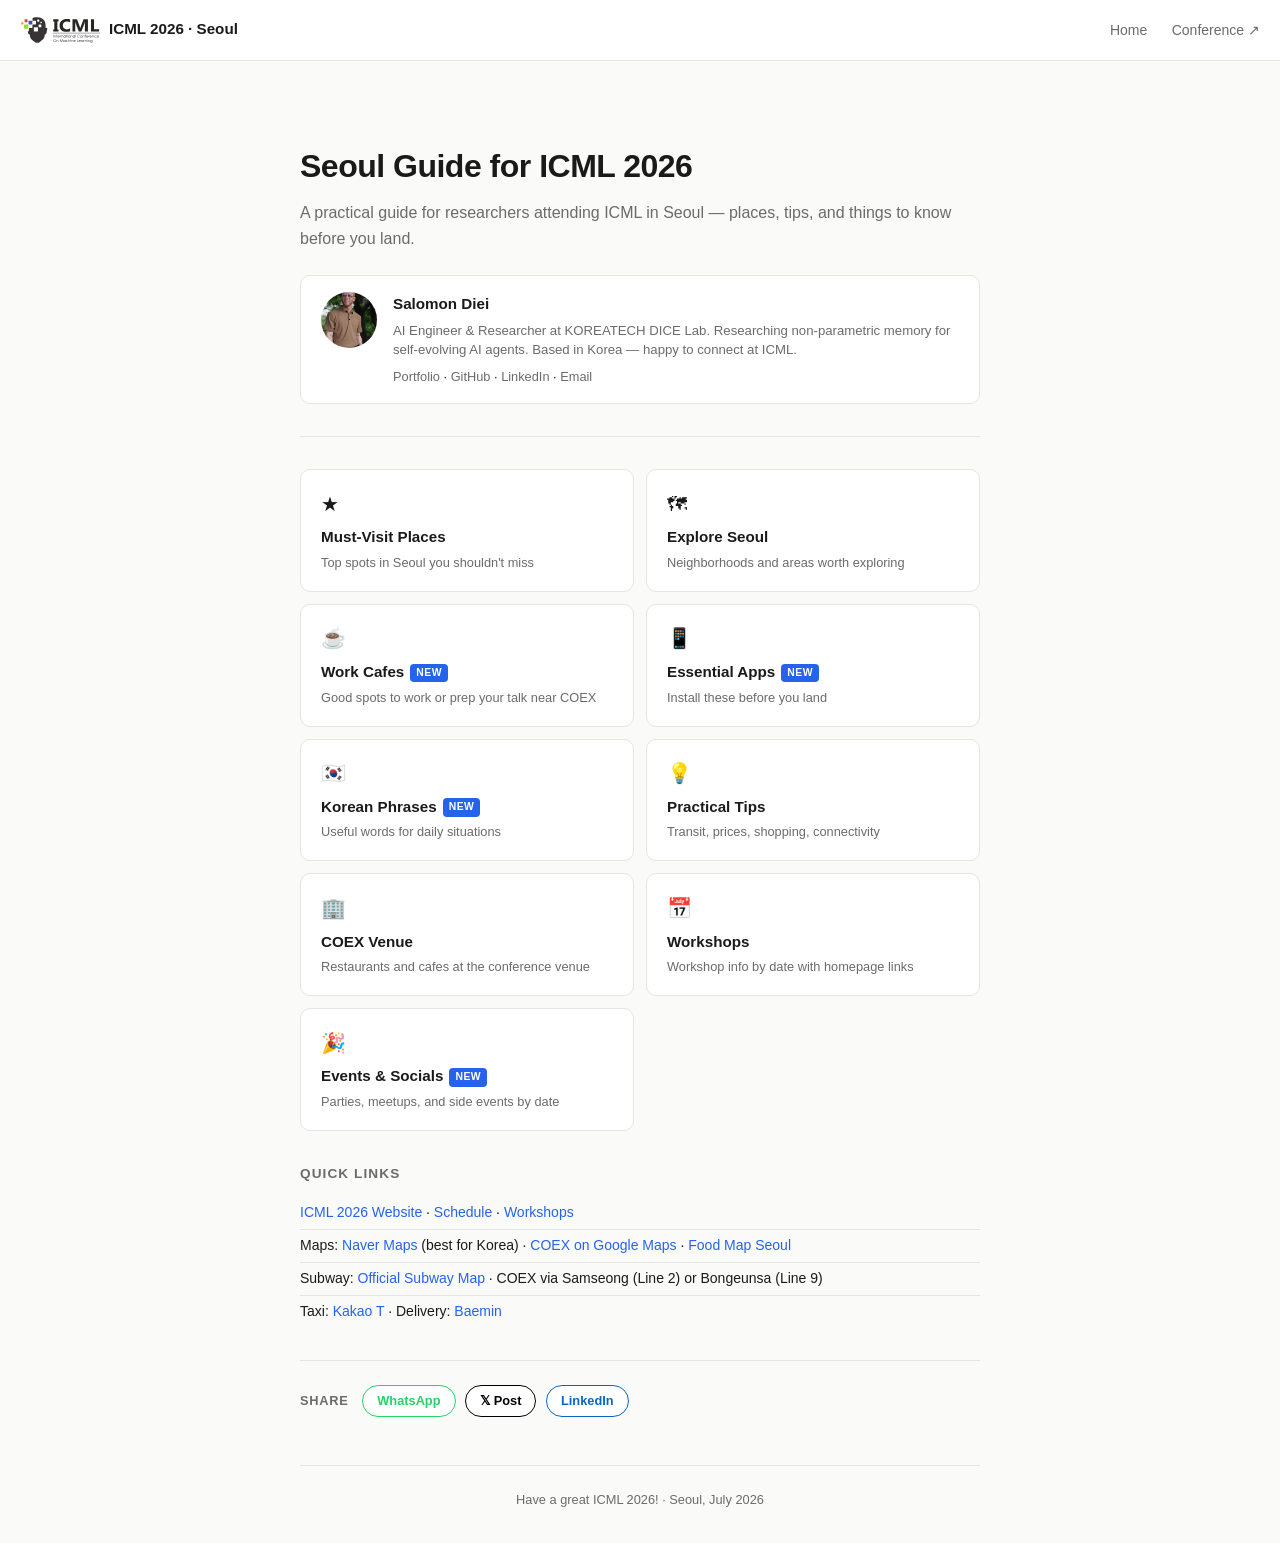
<file: index.html>
<!DOCTYPE html>
<html lang="en">
<head>
  <meta charset="UTF-8" />
  <meta name="viewport" content="width=device-width, initial-scale=1.0" />
  <title>ICML 2026 Seoul Guide</title>
  <link rel="stylesheet" href="css/style.css" />
  <!-- Open Graph -->
  <meta property="og:type" content="website" />
  <meta property="og:url" content="https://icml.reinvent-labs.com/" />
  <meta property="og:title" content="Seoul Guide for ICML 2026" />
  <meta property="og:description" content="A practical guide for AI researchers attending ICML 2026 in Seoul — events, apps, places, Korean phrases, and tips." />
  <meta property="og:image" content="https://icml.reinvent-labs.com/og-image.jpg" />
  <meta property="og:image:width" content="1200" />
  <meta property="og:image:height" content="630" />
  <!-- Twitter / X -->
  <meta name="twitter:card" content="summary_large_image" />
  <meta name="twitter:title" content="Seoul Guide for ICML 2026" />
  <meta name="twitter:description" content="A practical guide for AI researchers attending ICML 2026 in Seoul — events, apps, places, Korean phrases, and tips." />
  <meta name="twitter:image" content="https://icml.reinvent-labs.com/og-image.jpg" />
</head>
<body>

<header class="site-header">
  <span class="logo">
    <img src="icml-logo.svg" alt="ICML" class="icml-logo" />ICML 2026 · Seoul
  </span>
  <nav>
    <a href="index.html">Home</a>
    <a href="https://icml.cc/" target="_blank">Conference ↗</a>
  </nav>
</header>

<div class="container">

  <div class="hero">
    <h1>Seoul Guide for ICML 2026</h1>
    <p class="subtitle">A practical guide for researchers attending ICML in Seoul — places, tips, and things to know before you land.</p>
    <div class="author-card">
      <img src="salomon.jpg" alt="Salomon Diei" class="author-photo" />
      <div class="author-info">
        <div class="author-name">
          <a href="https://salomon.reinvent-labs.com/" target="_blank">Salomon Diei</a>
        </div>
        <div class="author-bio">AI Engineer &amp; Researcher at KOREATECH DICE Lab. Researching non-parametric memory for self-evolving AI agents. Based in Korea — happy to connect at ICML.</div>
        <div class="author-links">
          <a href="https://salomon.reinvent-labs.com/" target="_blank">Portfolio</a> ·
          <a href="https://github.com/salomondiei08" target="_blank">GitHub</a> ·
          <a href="https://linkedin.com/in/salomondiei" target="_blank">LinkedIn</a> ·
          <a href="mailto:salomondiei08@gmail.com">Email</a>
        </div>
      </div>
    </div>
  </div>

  <div class="section-grid">
    <a class="section-card" href="must-visit.html">
      <div class="card-icon">★</div>
      <div class="card-title">Must-Visit Places</div>
      <div class="card-desc">Top spots in Seoul you shouldn't miss</div>
    </a>
    <a class="section-card" href="explore-seoul.html">
      <div class="card-icon">🗺</div>
      <div class="card-title">Explore Seoul</div>
      <div class="card-desc">Neighborhoods and areas worth exploring</div>
    </a>
    <a class="section-card" href="work-cafes.html">
      <div class="card-icon">☕</div>
      <div class="card-title">Work Cafes<span class="new-badge">New</span></div>
      <div class="card-desc">Good spots to work or prep your talk near COEX</div>
    </a>
    <a class="section-card" href="apps.html">
      <div class="card-icon">📱</div>
      <div class="card-title">Essential Apps<span class="new-badge">New</span></div>
      <div class="card-desc">Install these before you land</div>
    </a>
    <a class="section-card" href="korean-phrases.html">
      <div class="card-icon">🇰🇷</div>
      <div class="card-title">Korean Phrases<span class="new-badge">New</span></div>
      <div class="card-desc">Useful words for daily situations</div>
    </a>
    <a class="section-card" href="other-tips.html">
      <div class="card-icon">💡</div>
      <div class="card-title">Practical Tips</div>
      <div class="card-desc">Transit, prices, shopping, connectivity</div>
    </a>
    <a class="section-card" href="coex-guide.html">
      <div class="card-icon">🏢</div>
      <div class="card-title">COEX Venue</div>
      <div class="card-desc">Restaurants and cafes at the conference venue</div>
    </a>
    <a class="section-card" href="workshops.html">
      <div class="card-icon">📅</div>
      <div class="card-title">Workshops</div>
      <div class="card-desc">Workshop info by date with homepage links</div>
    </a>
    <a class="section-card" href="socials.html">
      <div class="card-icon">🎉</div>
      <div class="card-title">Events &amp; Socials<span class="new-badge">New</span></div>
      <div class="card-desc">Parties, meetups, and side events by date</div>
    </a>
  </div>

  <div class="links-section">
    <h2>Quick Links</h2>
    <ul>
      <li><a href="https://icml.cc/" target="_blank">ICML 2026 Website</a> · <a href="https://icml.cc/virtual/2026/calendar" target="_blank">Schedule</a> · <a href="https://icml.cc/virtual/2026/events/workshop" target="_blank">Workshops</a></li>
      <li>Maps: <a href="https://map.naver.com" target="_blank">Naver Maps</a> (best for Korea) · <a href="https://maps.app.goo.gl/pZpdu8FM5hJ1gw6Y6" target="_blank">COEX on Google Maps</a> · <a href="https://www.google.com/maps/@/data=!3m1!1e3!4m3!11m2!2shLuMY4QJR92Pcyuj9xEcqQ!3e3?entry=ttu" target="_blank">Food Map Seoul</a></li>
      <li>Subway: <a href="http://www.seoulmetro.co.kr/en/cyberStation.do" target="_blank">Official Subway Map</a> · COEX via Samseong (Line 2) or Bongeunsa (Line 9)</li>
      <li>Taxi: <a href="https://apps.apple.com/kr/app/kakao-t/id981110422" target="_blank">Kakao T</a> · Delivery: <a href="https://apps.apple.com/kr/app/baemin-food-delivery/id378084485" target="_blank">Baemin</a></li>
    </ul>
  </div>

    <div class="share-bar">
    <span class="share-label">Share</span>
    <a class="share-btn wa" href="https://wa.me/?text=ICML%202026%20Seoul%20Guide%20%7C%20Events%2C%20places%20%26%20tips%20for%20researchers%20https://icml.reinvent-labs.com/" target="_blank" rel="noopener">
      WhatsApp
    </a>
    <a class="share-btn x" href="https://twitter.com/intent/tweet?text=ICML%202026%20Seoul%20Guide%20%E2%80%94%20events%2C%20apps%2C%20places%20%26%20tips%20for%20researchers&url=https://icml.reinvent-labs.com/" target="_blank" rel="noopener">
      𝕏 Post
    </a>
    <a class="share-btn li" href="https://www.linkedin.com/sharing/share-offsite/?url=https://icml.reinvent-labs.com/" target="_blank" rel="noopener">
      LinkedIn
    </a>
  </div>
  <footer>
    Have a great ICML 2026! · Seoul, July 2026
  </footer>

</div>
</body>
</html>
</file>
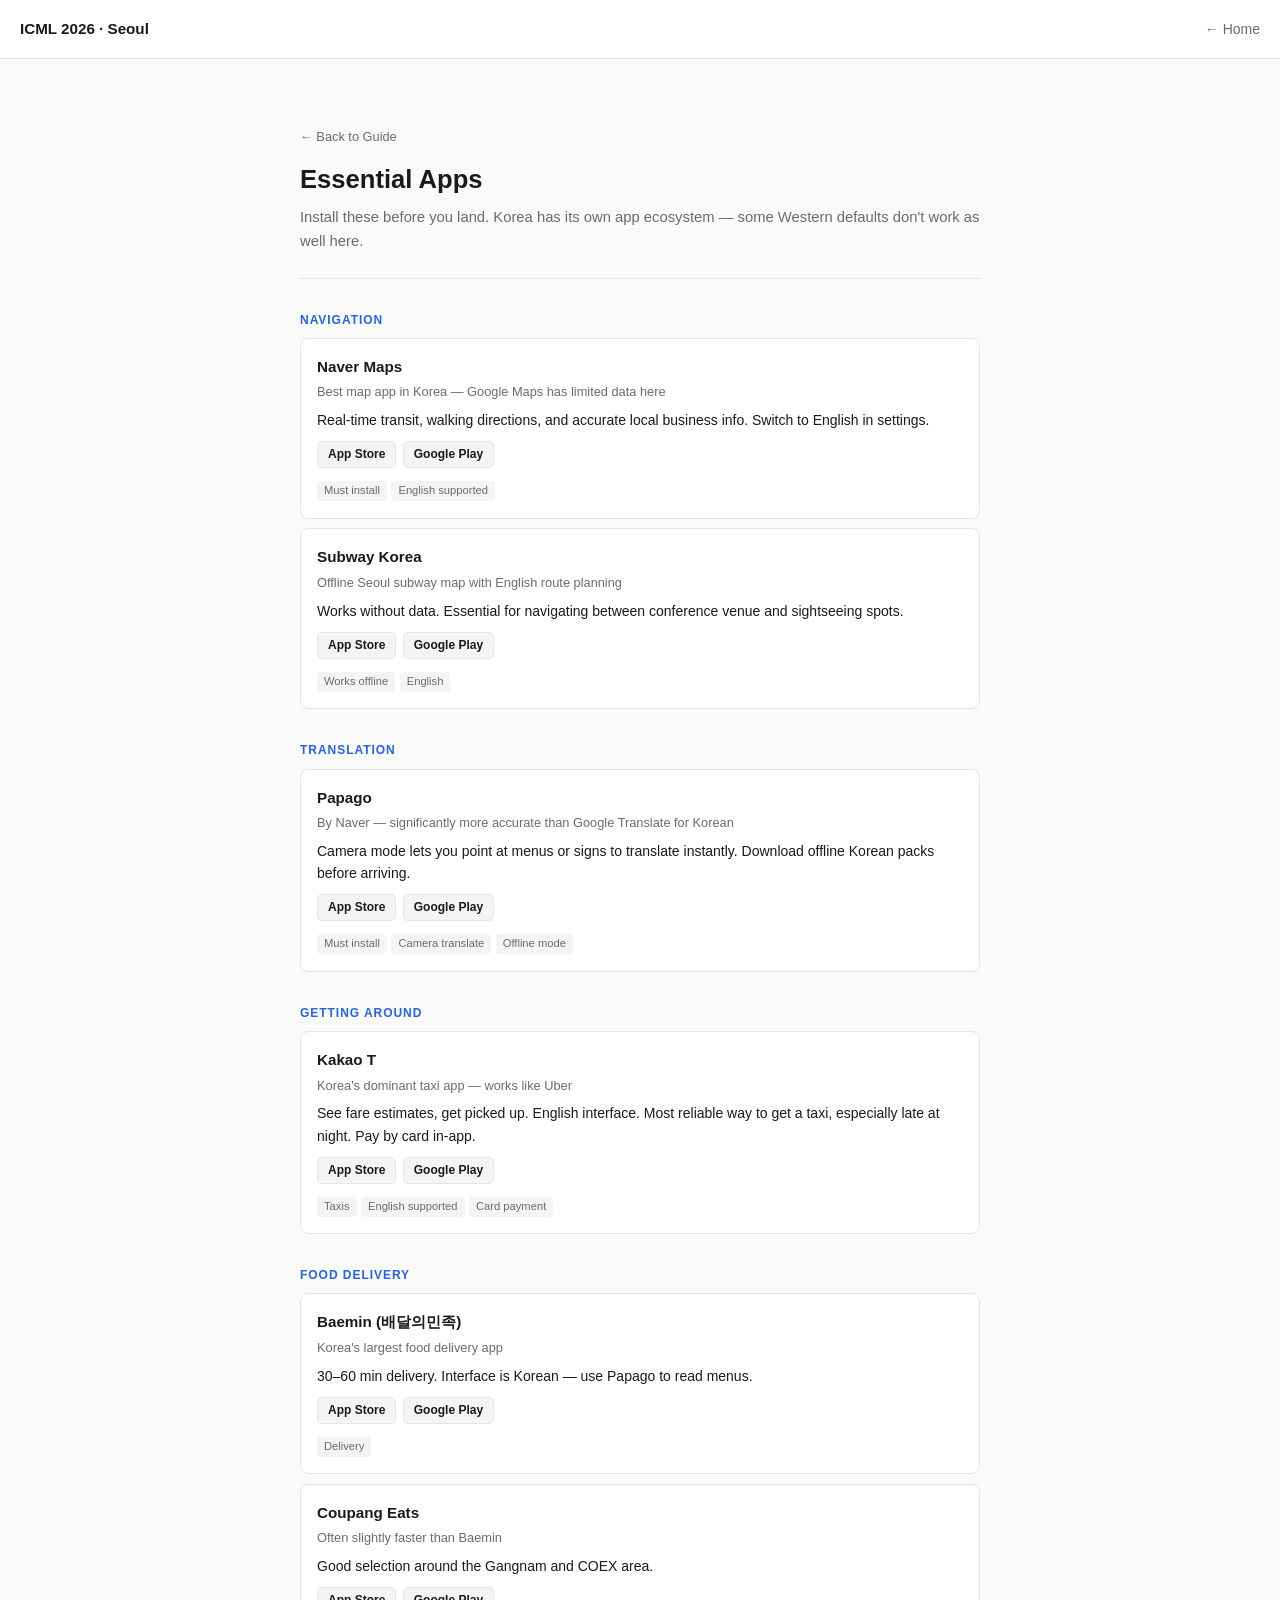
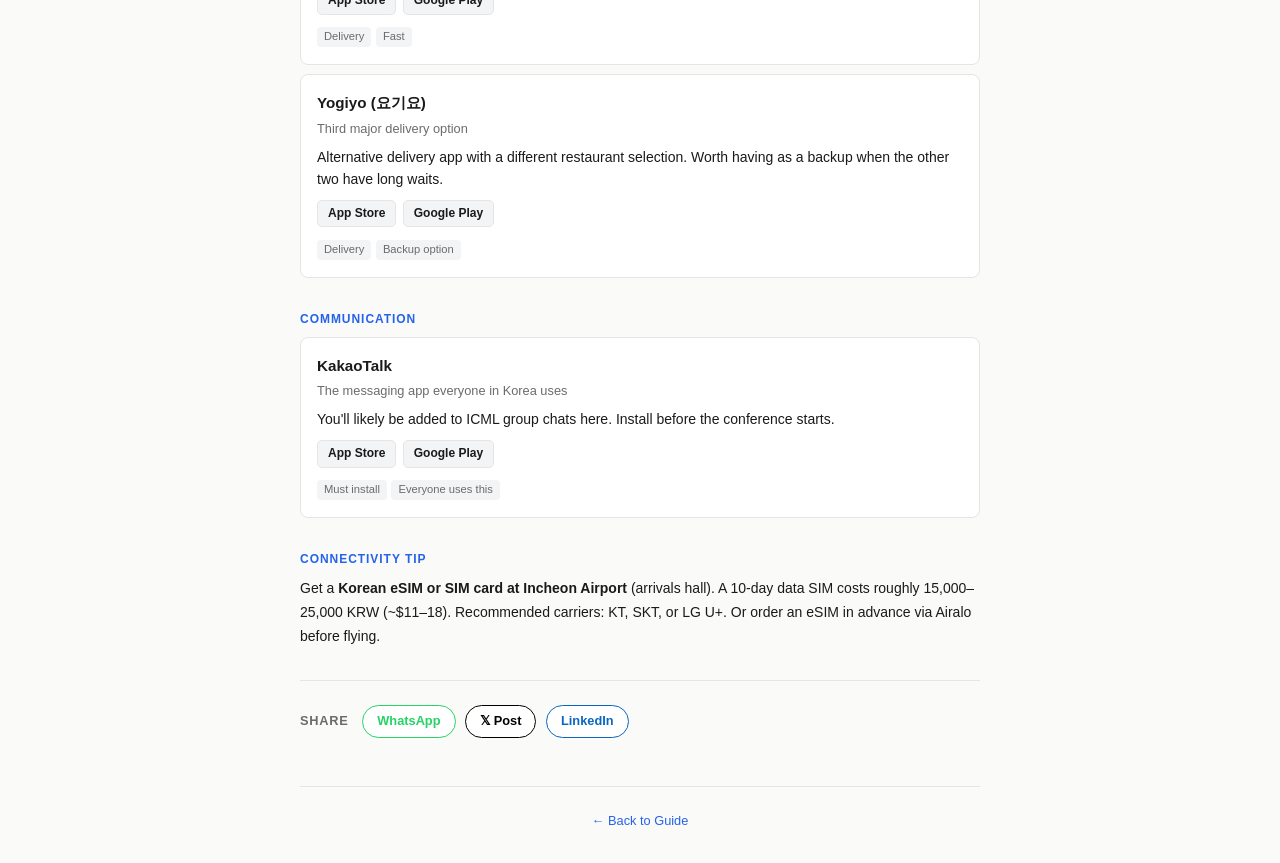
<file: apps.html>
<!DOCTYPE html>
<html lang="en">
<head>
  <meta charset="UTF-8" />
  <meta name="viewport" content="width=device-width, initial-scale=1.0" />
  <title>Essential Apps · ICML 2026 Seoul</title>
  <link rel="stylesheet" href="css/style.css" />
  <!-- Open Graph -->
  <meta property="og:type" content="website" />
  <meta property="og:url" content="https://icml.reinvent-labs.com/apps.html" />
  <meta property="og:title" content="Essential Apps for Seoul · ICML 2026" />
  <meta property="og:description" content="A practical guide for AI researchers attending ICML 2026 in Seoul — events, apps, places, Korean phrases, and tips." />
  <meta property="og:image" content="https://icml.reinvent-labs.com/og-image.jpg" />
  <meta property="og:image:width" content="1200" />
  <meta property="og:image:height" content="630" />
  <!-- Twitter / X -->
  <meta name="twitter:card" content="summary_large_image" />
  <meta name="twitter:title" content="Essential Apps for Seoul · ICML 2026" />
  <meta name="twitter:description" content="A practical guide for AI researchers attending ICML 2026 in Seoul — events, apps, places, Korean phrases, and tips." />
  <meta name="twitter:image" content="https://icml.reinvent-labs.com/og-image.jpg" />
</head>
<body>

<header class="site-header">
  <span class="logo">ICML 2026 · Seoul</span>
  <nav>
    <a href="index.html">← Home</a>
  </nav>
</header>

<div class="container">

  <div class="page-header">
    <a class="back" href="index.html">← Back to Guide</a>
    <h1>Essential Apps</h1>
    <p class="desc">Install these before you land. Korea has its own app ecosystem — some Western defaults don't work as well here.</p>
  </div>

  <div class="block">
    <p class="category-label">Navigation</p>

    <div class="item">
      <div class="item-title">Naver Maps</div>
      <div class="item-meta">Best map app in Korea — Google Maps has limited data here</div>
      <div class="item-desc">Real-time transit, walking directions, and accurate local business info. Switch to English in settings.</div>
      <div class="store-links">
        <a href="https://apps.apple.com/us/app/naver-map-navigation/id311867728" target="_blank" class="store-btn">App Store</a>
        <a href="https://play.google.com/store/apps/details?id=com.nhn.android.nmap" target="_blank" class="store-btn">Google Play</a>
      </div>
      <span class="item-tag">Must install</span>
      <span class="item-tag">English supported</span>
    </div>

    <div class="item">
      <div class="item-title">Subway Korea</div>
      <div class="item-meta">Offline Seoul subway map with English route planning</div>
      <div class="item-desc">Works without data. Essential for navigating between conference venue and sightseeing spots.</div>
      <div class="store-links">
        <a href="https://apps.apple.com/us/app/subway-korea/id325924444" target="_blank" class="store-btn">App Store</a>
        <a href="https://play.google.com/store/apps/details?id=com.smarthippo.subwaykorea" target="_blank" class="store-btn">Google Play</a>
      </div>
      <span class="item-tag">Works offline</span>
      <span class="item-tag">English</span>
    </div>
  </div>

  <div class="block">
    <p class="category-label">Translation</p>

    <div class="item">
      <div class="item-title">Papago</div>
      <div class="item-meta">By Naver — significantly more accurate than Google Translate for Korean</div>
      <div class="item-desc">Camera mode lets you point at menus or signs to translate instantly. Download offline Korean packs before arriving.</div>
      <div class="store-links">
        <a href="https://apps.apple.com/us/app/papago/id1147874082" target="_blank" class="store-btn">App Store</a>
        <a href="https://play.google.com/store/apps/details?id=com.naver.labs.translator" target="_blank" class="store-btn">Google Play</a>
      </div>
      <span class="item-tag">Must install</span>
      <span class="item-tag">Camera translate</span>
      <span class="item-tag">Offline mode</span>
    </div>
  </div>

  <div class="block">
    <p class="category-label">Getting Around</p>

    <div class="item">
      <div class="item-title">Kakao T</div>
      <div class="item-meta">Korea's dominant taxi app — works like Uber</div>
      <div class="item-desc">See fare estimates, get picked up. English interface. Most reliable way to get a taxi, especially late at night. Pay by card in-app.</div>
      <div class="store-links">
        <a href="https://apps.apple.com/kr/app/kakao-t/id981110422" target="_blank" class="store-btn">App Store</a>
        <a href="https://play.google.com/store/apps/details?id=com.kakao.taxi" target="_blank" class="store-btn">Google Play</a>
      </div>
      <span class="item-tag">Taxis</span>
      <span class="item-tag">English supported</span>
      <span class="item-tag">Card payment</span>
    </div>
  </div>

  <div class="block">
    <p class="category-label">Food Delivery</p>

    <div class="item">
      <div class="item-title">Baemin (배달의민족)</div>
      <div class="item-meta">Korea's largest food delivery app</div>
      <div class="item-desc">30–60 min delivery. Interface is Korean — use Papago to read menus.</div>
      <div class="store-links">
        <a href="https://apps.apple.com/kr/app/baemin-food-delivery/id378084485" target="_blank" class="store-btn">App Store</a>
        <a href="https://play.google.com/store/apps/details?id=com.woowa.client.android" target="_blank" class="store-btn">Google Play</a>
      </div>
      <span class="item-tag">Delivery</span>
    </div>

    <div class="item">
      <div class="item-title">Coupang Eats</div>
      <div class="item-meta">Often slightly faster than Baemin</div>
      <div class="item-desc">Good selection around the Gangnam and COEX area.</div>
      <div class="store-links">
        <a href="https://apps.apple.com/kr/app/coupang-eats-food-delivery/id1445504255" target="_blank" class="store-btn">App Store</a>
        <a href="https://play.google.com/store/apps/details?id=com.coupang.mobile.eats" target="_blank" class="store-btn">Google Play</a>
      </div>
      <span class="item-tag">Delivery</span>
      <span class="item-tag">Fast</span>
    </div>

    <div class="item">
      <div class="item-title">Yogiyo (요기요)</div>
      <div class="item-meta">Third major delivery option</div>
      <div class="item-desc">Alternative delivery app with a different restaurant selection. Worth having as a backup when the other two have long waits.</div>
      <div class="store-links">
        <a href="https://apps.apple.com/kr/app/yogiyo/id535600628" target="_blank" class="store-btn">App Store</a>
        <a href="https://play.google.com/store/apps/details?id=com.yogiyo.app" target="_blank" class="store-btn">Google Play</a>
      </div>
      <span class="item-tag">Delivery</span>
      <span class="item-tag">Backup option</span>
    </div>
  </div>

  <div class="block">
    <p class="category-label">Communication</p>

    <div class="item">
      <div class="item-title">KakaoTalk</div>
      <div class="item-meta">The messaging app everyone in Korea uses</div>
      <div class="item-desc">You'll likely be added to ICML group chats here. Install before the conference starts.</div>
      <div class="store-links">
        <a href="https://apps.apple.com/us/app/kakaotalk/id362057947" target="_blank" class="store-btn">App Store</a>
        <a href="https://play.google.com/store/apps/details?id=com.kakao.talk" target="_blank" class="store-btn">Google Play</a>
      </div>
      <span class="item-tag">Must install</span>
      <span class="item-tag">Everyone uses this</span>
    </div>
  </div>

  <div class="block">
    <p class="category-label">Connectivity tip</p>
    <p style="font-size:0.875rem; line-height:1.7;">Get a <strong>Korean eSIM or SIM card at Incheon Airport</strong> (arrivals hall). A 10-day data SIM costs roughly 15,000–25,000 KRW (~$11–18). Recommended carriers: KT, SKT, or LG U+. Or order an eSIM in advance via Airalo before flying.</p>
  </div>

    <div class="share-bar">
    <span class="share-label">Share</span>
    <a class="share-btn wa" href="https://wa.me/?text=ICML%202026%20Seoul%20Guide%20%7C%20Events%2C%20places%20%26%20tips%20for%20researchers%20https://icml.reinvent-labs.com/apps.html" target="_blank" rel="noopener">
      WhatsApp
    </a>
    <a class="share-btn x" href="https://twitter.com/intent/tweet?text=ICML%202026%20Seoul%20Guide%20%E2%80%94%20events%2C%20apps%2C%20places%20%26%20tips%20for%20researchers&url=https://icml.reinvent-labs.com/apps.html" target="_blank" rel="noopener">
      𝕏 Post
    </a>
    <a class="share-btn li" href="https://www.linkedin.com/sharing/share-offsite/?url=https://icml.reinvent-labs.com/apps.html" target="_blank" rel="noopener">
      LinkedIn
    </a>
  </div>
  <footer>
    <a href="index.html">← Back to Guide</a>
  </footer>

</div>
</body>
</html>
</file>
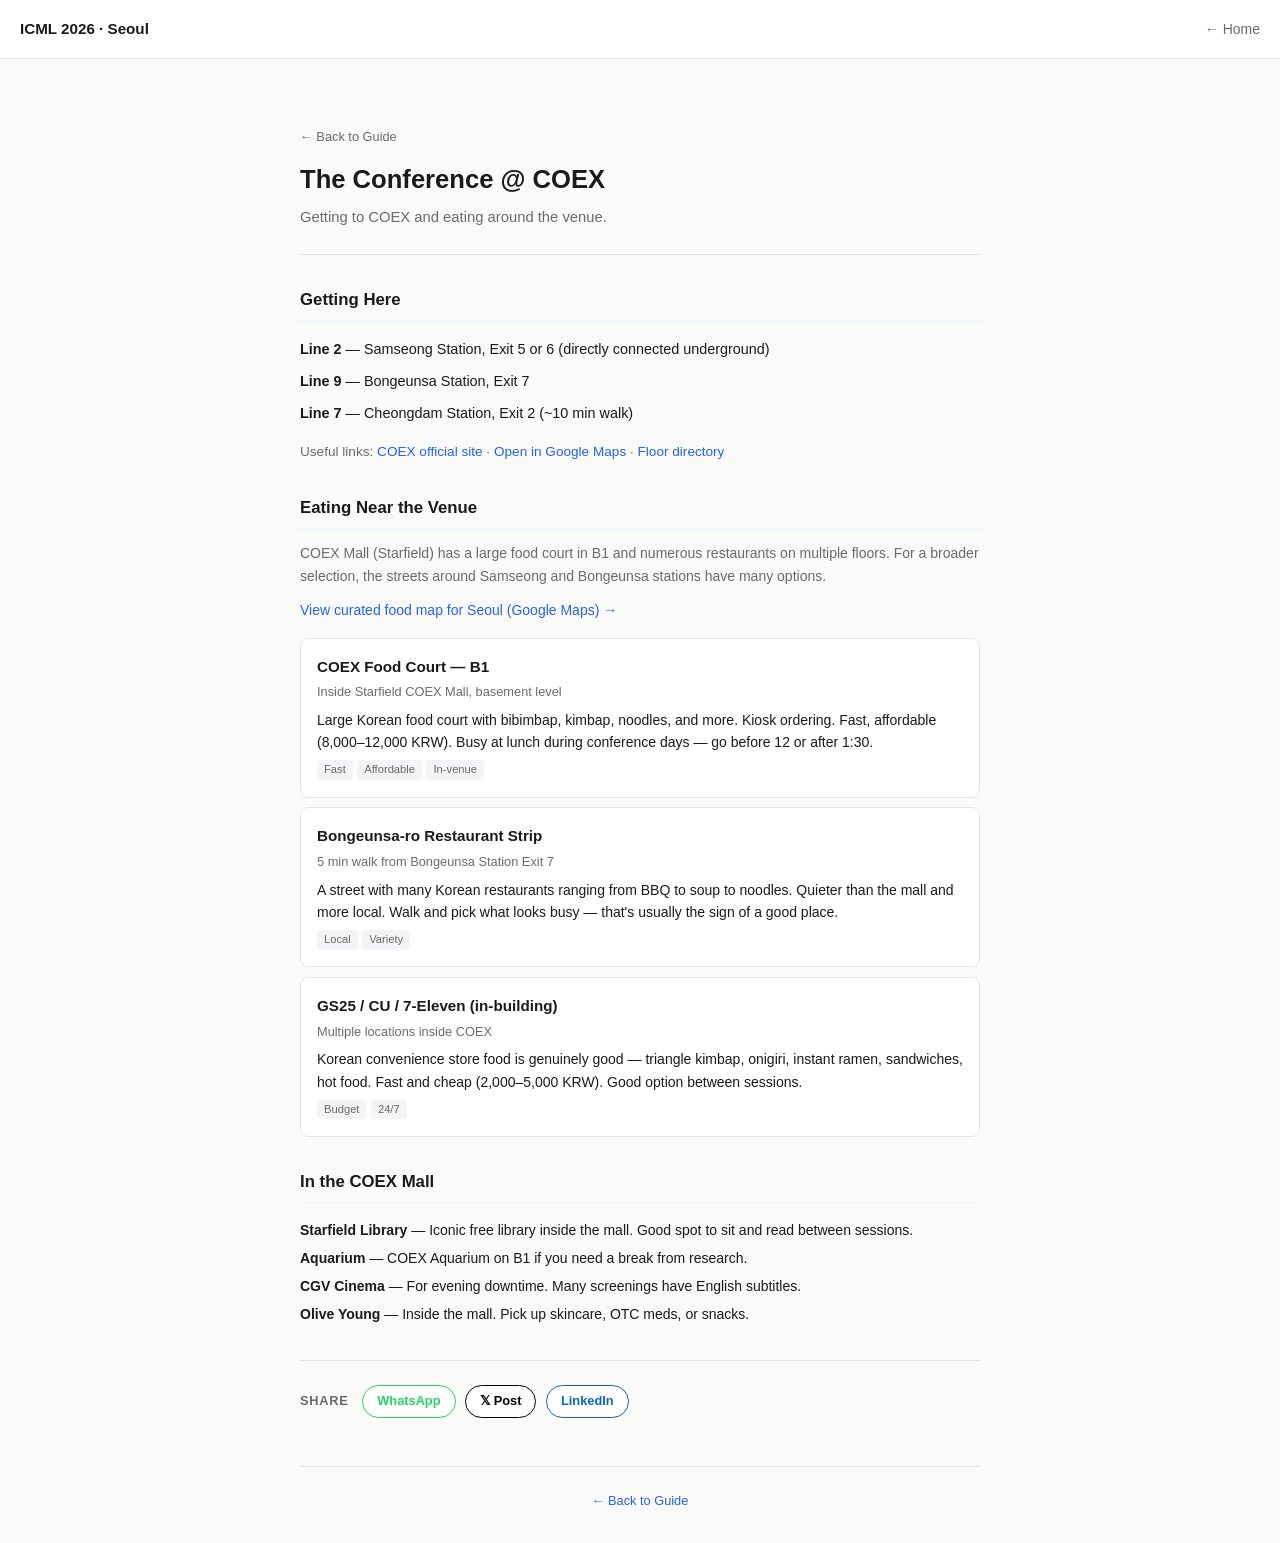
<file: coex-guide.html>
<!DOCTYPE html>
<html lang="en">
<head>
  <meta charset="UTF-8" />
  <meta name="viewport" content="width=device-width, initial-scale=1.0" />
  <title>COEX Venue · ICML 2026 Seoul</title>
  <link rel="stylesheet" href="css/style.css" />
  <!-- Open Graph -->
  <meta property="og:type" content="website" />
  <meta property="og:url" content="https://icml.reinvent-labs.com/coex-guide.html" />
  <meta property="og:title" content="COEX Venue Guide · ICML 2026" />
  <meta property="og:description" content="A practical guide for AI researchers attending ICML 2026 in Seoul — events, apps, places, Korean phrases, and tips." />
  <meta property="og:image" content="https://icml.reinvent-labs.com/og-image.jpg" />
  <meta property="og:image:width" content="1200" />
  <meta property="og:image:height" content="630" />
  <!-- Twitter / X -->
  <meta name="twitter:card" content="summary_large_image" />
  <meta name="twitter:title" content="COEX Venue Guide · ICML 2026" />
  <meta name="twitter:description" content="A practical guide for AI researchers attending ICML 2026 in Seoul — events, apps, places, Korean phrases, and tips." />
  <meta name="twitter:image" content="https://icml.reinvent-labs.com/og-image.jpg" />
</head>
<body>

<header class="site-header">
  <span class="logo">ICML 2026 · Seoul</span>
  <nav>
    <a href="index.html">← Home</a>
  </nav>
</header>

<div class="container">

  <div class="page-header">
    <a class="back" href="index.html">← Back to Guide</a>
    <h1>The Conference @ COEX</h1>
    <p class="desc">Getting to COEX and eating around the venue.</p>
  </div>

  <div class="block">
    <h2>Getting Here</h2>
    <ul style="font-size:0.9rem; line-height:2.2; list-style:none; padding:0;">
      <li><strong>Line 2</strong> — Samseong Station, Exit 5 or 6 (directly connected underground)</li>
      <li><strong>Line 9</strong> — Bongeunsa Station, Exit 7</li>
      <li><strong>Line 7</strong> — Cheongdam Station, Exit 2 (~10 min walk)</li>
    </ul>
    <p style="font-size:0.85rem; color:var(--muted); margin-top:0.75rem;">
      Useful links:
      <a href="https://www.coex.co.kr/" target="_blank">COEX official site</a> ·
      <a href="https://maps.app.goo.gl/pZpdu8FM5hJ1gw6Y6" target="_blank">Open in Google Maps</a> ·
      <a href="https://m.starfield.co.kr/coexmall/tenant/floorInfo" target="_blank">Floor directory</a>
    </p>
  </div>

  <div class="block">
    <h2>Eating Near the Venue</h2>
    <p style="font-size:0.875rem; color:var(--muted); margin-bottom:0.75rem;">COEX Mall (Starfield) has a large food court in B1 and numerous restaurants on multiple floors. For a broader selection, the streets around Samseong and Bongeunsa stations have many options.</p>
    <p style="font-size:0.875rem; margin-bottom:1rem;"><a href="https://www.google.com/maps/@/data=!3m1!1e3!4m3!11m2!2shLuMY4QJR92Pcyuj9xEcqQ!3e3?entry=ttu" target="_blank">View curated food map for Seoul (Google Maps) →</a></p>

    <div class="item">
      <div class="item-title">COEX Food Court — B1</div>
      <div class="item-meta">Inside Starfield COEX Mall, basement level</div>
      <div class="item-desc">Large Korean food court with bibimbap, kimbap, noodles, and more. Kiosk ordering. Fast, affordable (8,000–12,000 KRW). Busy at lunch during conference days — go before 12 or after 1:30.</div>
      <span class="item-tag">Fast</span>
      <span class="item-tag">Affordable</span>
      <span class="item-tag">In-venue</span>
    </div>

    <div class="item">
      <div class="item-title">Bongeunsa-ro Restaurant Strip</div>
      <div class="item-meta">5 min walk from Bongeunsa Station Exit 7</div>
      <div class="item-desc">A street with many Korean restaurants ranging from BBQ to soup to noodles. Quieter than the mall and more local. Walk and pick what looks busy — that's usually the sign of a good place.</div>
      <span class="item-tag">Local</span>
      <span class="item-tag">Variety</span>
    </div>

    <div class="item">
      <div class="item-title">GS25 / CU / 7-Eleven (in-building)</div>
      <div class="item-meta">Multiple locations inside COEX</div>
      <div class="item-desc">Korean convenience store food is genuinely good — triangle kimbap, onigiri, instant ramen, sandwiches, hot food. Fast and cheap (2,000–5,000 KRW). Good option between sessions.</div>
      <span class="item-tag">Budget</span>
      <span class="item-tag">24/7</span>
    </div>
  </div>

  <div class="block">
    <h2>In the COEX Mall</h2>
    <ul style="font-size:0.875rem; line-height:2; list-style:none; padding:0;">
      <li><strong>Starfield Library</strong> — Iconic free library inside the mall. Good spot to sit and read between sessions.</li>
      <li><strong>Aquarium</strong> — COEX Aquarium on B1 if you need a break from research.</li>
      <li><strong>CGV Cinema</strong> — For evening downtime. Many screenings have English subtitles.</li>
      <li><strong>Olive Young</strong> — Inside the mall. Pick up skincare, OTC meds, or snacks.</li>
    </ul>
  </div>

    <div class="share-bar">
    <span class="share-label">Share</span>
    <a class="share-btn wa" href="https://wa.me/?text=ICML%202026%20Seoul%20Guide%20%7C%20Events%2C%20places%20%26%20tips%20for%20researchers%20https://icml.reinvent-labs.com/coex-guide.html" target="_blank" rel="noopener">
      WhatsApp
    </a>
    <a class="share-btn x" href="https://twitter.com/intent/tweet?text=ICML%202026%20Seoul%20Guide%20%E2%80%94%20events%2C%20apps%2C%20places%20%26%20tips%20for%20researchers&url=https://icml.reinvent-labs.com/coex-guide.html" target="_blank" rel="noopener">
      𝕏 Post
    </a>
    <a class="share-btn li" href="https://www.linkedin.com/sharing/share-offsite/?url=https://icml.reinvent-labs.com/coex-guide.html" target="_blank" rel="noopener">
      LinkedIn
    </a>
  </div>
  <footer>
    <a href="index.html">← Back to Guide</a>
  </footer>

</div>
</body>
</html>
</file>
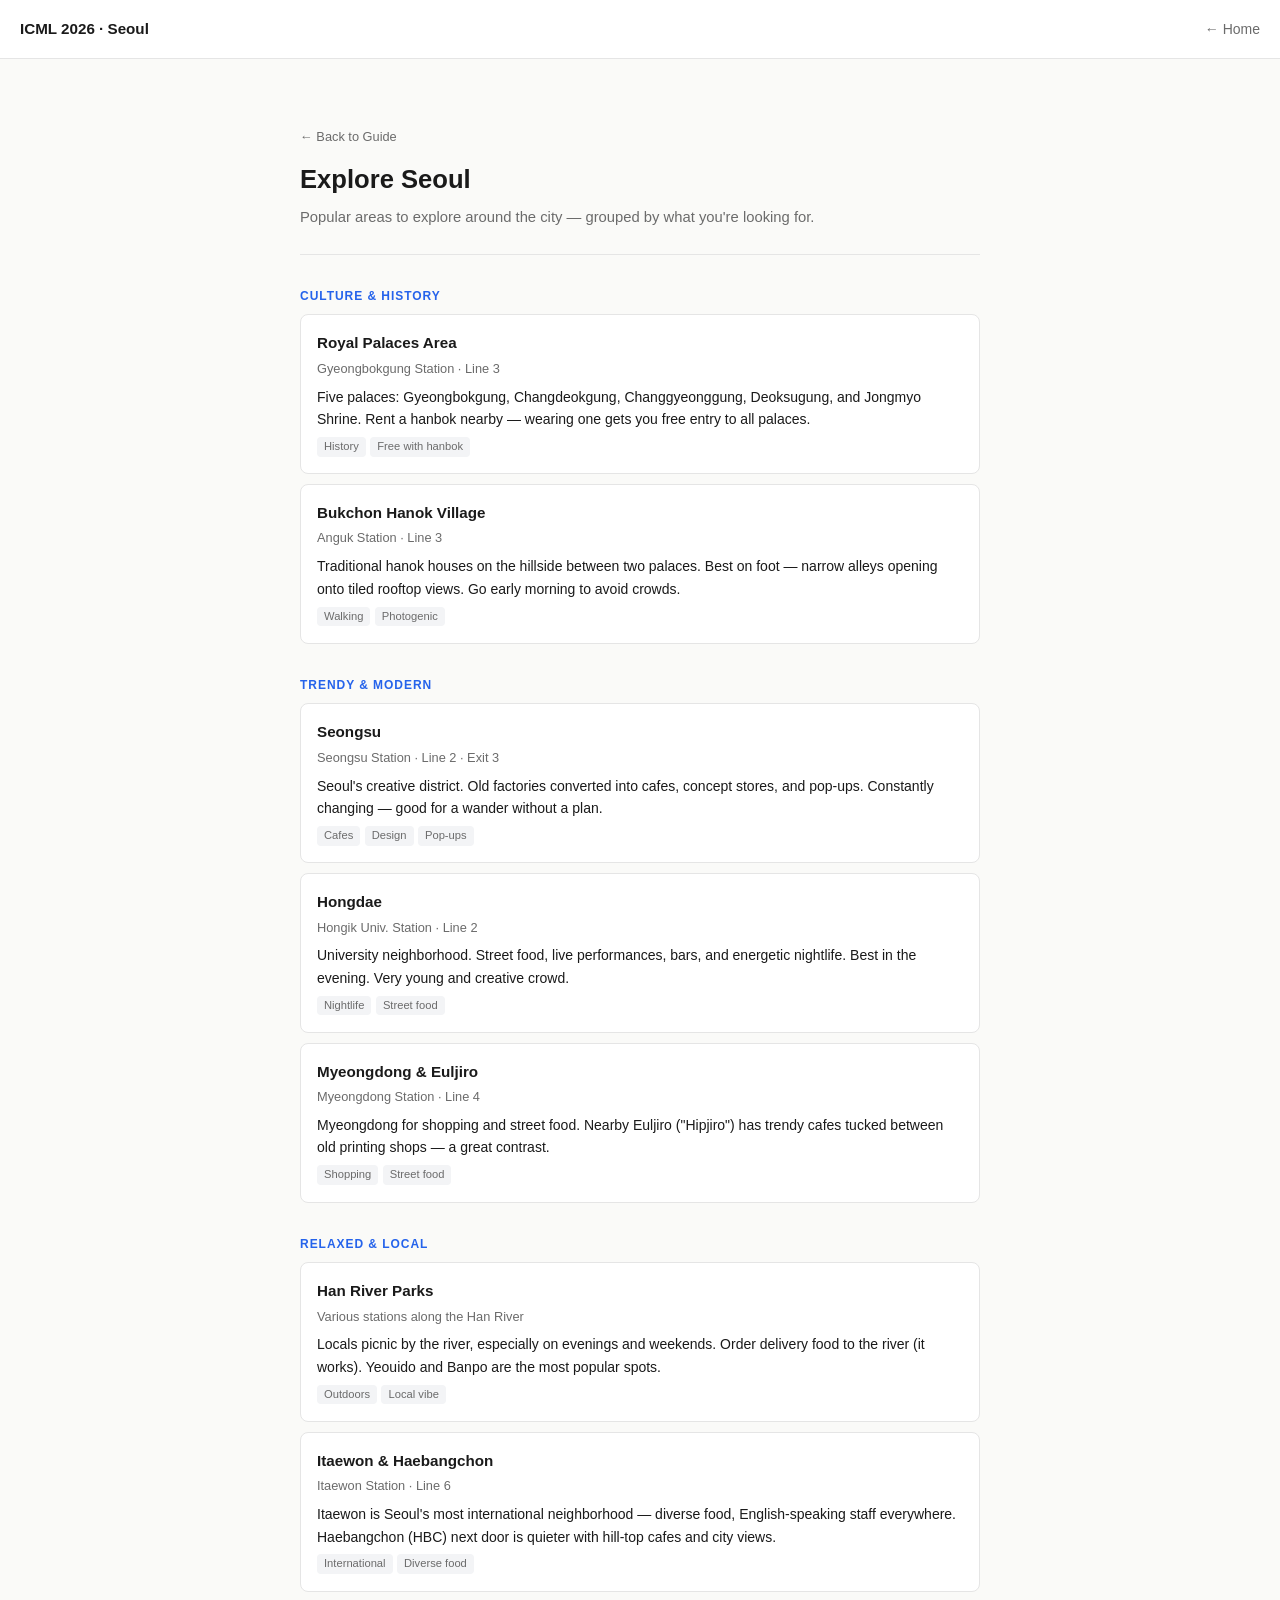
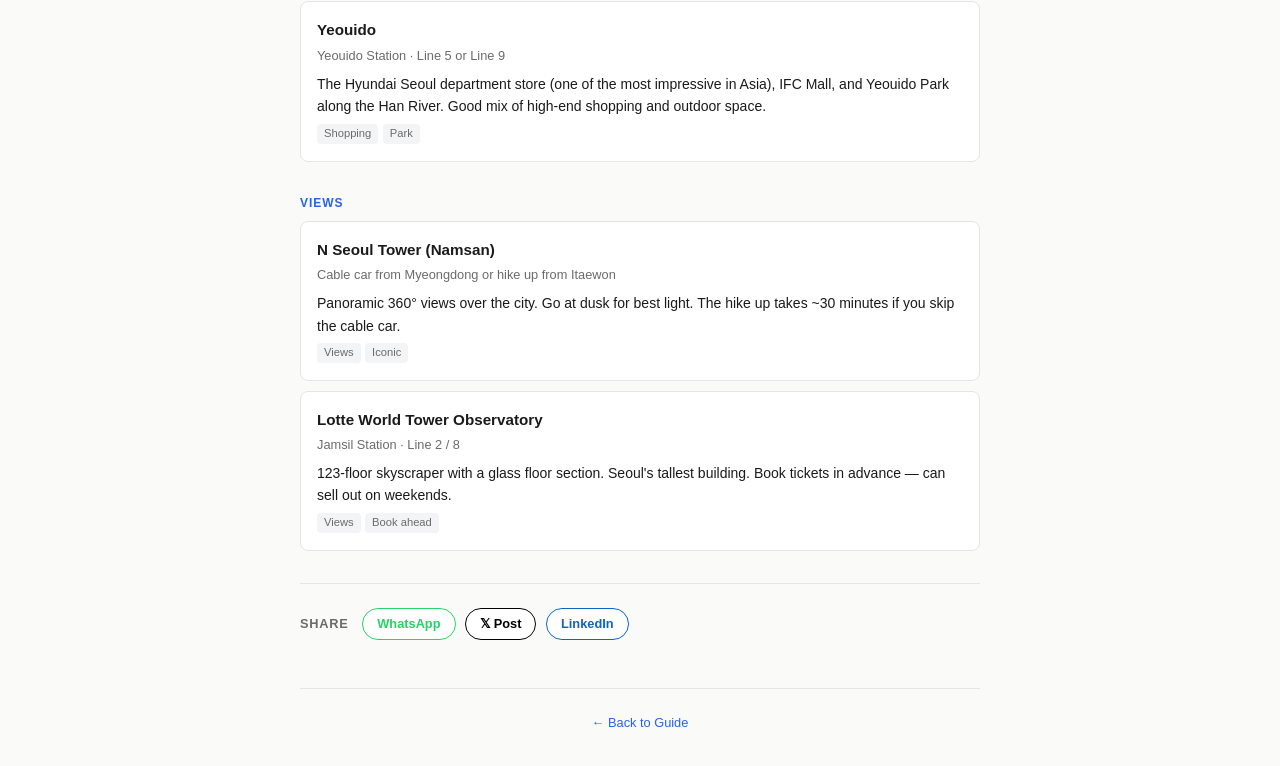
<file: explore-seoul.html>
<!DOCTYPE html>
<html lang="en">
<head>
  <meta charset="UTF-8" />
  <meta name="viewport" content="width=device-width, initial-scale=1.0" />
  <title>Explore Seoul · ICML 2026</title>
  <link rel="stylesheet" href="css/style.css" />
  <!-- Open Graph -->
  <meta property="og:type" content="website" />
  <meta property="og:url" content="https://icml.reinvent-labs.com/explore-seoul.html" />
  <meta property="og:title" content="Explore Seoul · ICML 2026 Guide" />
  <meta property="og:description" content="A practical guide for AI researchers attending ICML 2026 in Seoul — events, apps, places, Korean phrases, and tips." />
  <meta property="og:image" content="https://icml.reinvent-labs.com/og-image.jpg" />
  <meta property="og:image:width" content="1200" />
  <meta property="og:image:height" content="630" />
  <!-- Twitter / X -->
  <meta name="twitter:card" content="summary_large_image" />
  <meta name="twitter:title" content="Explore Seoul · ICML 2026 Guide" />
  <meta name="twitter:description" content="A practical guide for AI researchers attending ICML 2026 in Seoul — events, apps, places, Korean phrases, and tips." />
  <meta name="twitter:image" content="https://icml.reinvent-labs.com/og-image.jpg" />
</head>
<body>

<header class="site-header">
  <span class="logo">ICML 2026 · Seoul</span>
  <nav>
    <a href="index.html">← Home</a>
  </nav>
</header>

<div class="container">

  <div class="page-header">
    <a class="back" href="index.html">← Back to Guide</a>
    <h1>Explore Seoul</h1>
    <p class="desc">Popular areas to explore around the city — grouped by what you're looking for.</p>
  </div>

  <div class="block">
    <p class="category-label">Culture &amp; History</p>

    <div class="item">
      <div class="item-title">Royal Palaces Area</div>
      <div class="item-meta">Gyeongbokgung Station · Line 3</div>
      <div class="item-desc">Five palaces: Gyeongbokgung, Changdeokgung, Changgyeonggung, Deoksugung, and Jongmyo Shrine. Rent a hanbok nearby — wearing one gets you free entry to all palaces.</div>
      <span class="item-tag">History</span>
      <span class="item-tag">Free with hanbok</span>
    </div>

    <div class="item">
      <div class="item-title">Bukchon Hanok Village</div>
      <div class="item-meta">Anguk Station · Line 3</div>
      <div class="item-desc">Traditional hanok houses on the hillside between two palaces. Best on foot — narrow alleys opening onto tiled rooftop views. Go early morning to avoid crowds.</div>
      <span class="item-tag">Walking</span>
      <span class="item-tag">Photogenic</span>
    </div>
  </div>

  <div class="block">
    <p class="category-label">Trendy &amp; Modern</p>

    <div class="item">
      <div class="item-title">Seongsu</div>
      <div class="item-meta">Seongsu Station · Line 2 · Exit 3</div>
      <div class="item-desc">Seoul's creative district. Old factories converted into cafes, concept stores, and pop-ups. Constantly changing — good for a wander without a plan.</div>
      <span class="item-tag">Cafes</span>
      <span class="item-tag">Design</span>
      <span class="item-tag">Pop-ups</span>
    </div>

    <div class="item">
      <div class="item-title">Hongdae</div>
      <div class="item-meta">Hongik Univ. Station · Line 2</div>
      <div class="item-desc">University neighborhood. Street food, live performances, bars, and energetic nightlife. Best in the evening. Very young and creative crowd.</div>
      <span class="item-tag">Nightlife</span>
      <span class="item-tag">Street food</span>
    </div>

    <div class="item">
      <div class="item-title">Myeongdong &amp; Euljiro</div>
      <div class="item-meta">Myeongdong Station · Line 4</div>
      <div class="item-desc">Myeongdong for shopping and street food. Nearby Euljiro ("Hipjiro") has trendy cafes tucked between old printing shops — a great contrast.</div>
      <span class="item-tag">Shopping</span>
      <span class="item-tag">Street food</span>
    </div>
  </div>

  <div class="block">
    <p class="category-label">Relaxed &amp; Local</p>

    <div class="item">
      <div class="item-title">Han River Parks</div>
      <div class="item-meta">Various stations along the Han River</div>
      <div class="item-desc">Locals picnic by the river, especially on evenings and weekends. Order delivery food to the river (it works). Yeouido and Banpo are the most popular spots.</div>
      <span class="item-tag">Outdoors</span>
      <span class="item-tag">Local vibe</span>
    </div>

    <div class="item">
      <div class="item-title">Itaewon &amp; Haebangchon</div>
      <div class="item-meta">Itaewon Station · Line 6</div>
      <div class="item-desc">Itaewon is Seoul's most international neighborhood — diverse food, English-speaking staff everywhere. Haebangchon (HBC) next door is quieter with hill-top cafes and city views.</div>
      <span class="item-tag">International</span>
      <span class="item-tag">Diverse food</span>
    </div>

    <div class="item">
      <div class="item-title">Yeouido</div>
      <div class="item-meta">Yeouido Station · Line 5 or Line 9</div>
      <div class="item-desc">The Hyundai Seoul department store (one of the most impressive in Asia), IFC Mall, and Yeouido Park along the Han River. Good mix of high-end shopping and outdoor space.</div>
      <span class="item-tag">Shopping</span>
      <span class="item-tag">Park</span>
    </div>
  </div>

  <div class="block">
    <p class="category-label">Views</p>

    <div class="item">
      <div class="item-title">N Seoul Tower (Namsan)</div>
      <div class="item-meta">Cable car from Myeongdong or hike up from Itaewon</div>
      <div class="item-desc">Panoramic 360° views over the city. Go at dusk for best light. The hike up takes ~30 minutes if you skip the cable car.</div>
      <span class="item-tag">Views</span>
      <span class="item-tag">Iconic</span>
    </div>

    <div class="item">
      <div class="item-title">Lotte World Tower Observatory</div>
      <div class="item-meta">Jamsil Station · Line 2 / 8</div>
      <div class="item-desc">123-floor skyscraper with a glass floor section. Seoul's tallest building. Book tickets in advance — can sell out on weekends.</div>
      <span class="item-tag">Views</span>
      <span class="item-tag">Book ahead</span>
    </div>
  </div>

    <div class="share-bar">
    <span class="share-label">Share</span>
    <a class="share-btn wa" href="https://wa.me/?text=ICML%202026%20Seoul%20Guide%20%7C%20Events%2C%20places%20%26%20tips%20for%20researchers%20https://icml.reinvent-labs.com/explore-seoul.html" target="_blank" rel="noopener">
      WhatsApp
    </a>
    <a class="share-btn x" href="https://twitter.com/intent/tweet?text=ICML%202026%20Seoul%20Guide%20%E2%80%94%20events%2C%20apps%2C%20places%20%26%20tips%20for%20researchers&url=https://icml.reinvent-labs.com/explore-seoul.html" target="_blank" rel="noopener">
      𝕏 Post
    </a>
    <a class="share-btn li" href="https://www.linkedin.com/sharing/share-offsite/?url=https://icml.reinvent-labs.com/explore-seoul.html" target="_blank" rel="noopener">
      LinkedIn
    </a>
  </div>
  <footer>
    <a href="index.html">← Back to Guide</a>
  </footer>

</div>
</body>
</html>
</file>
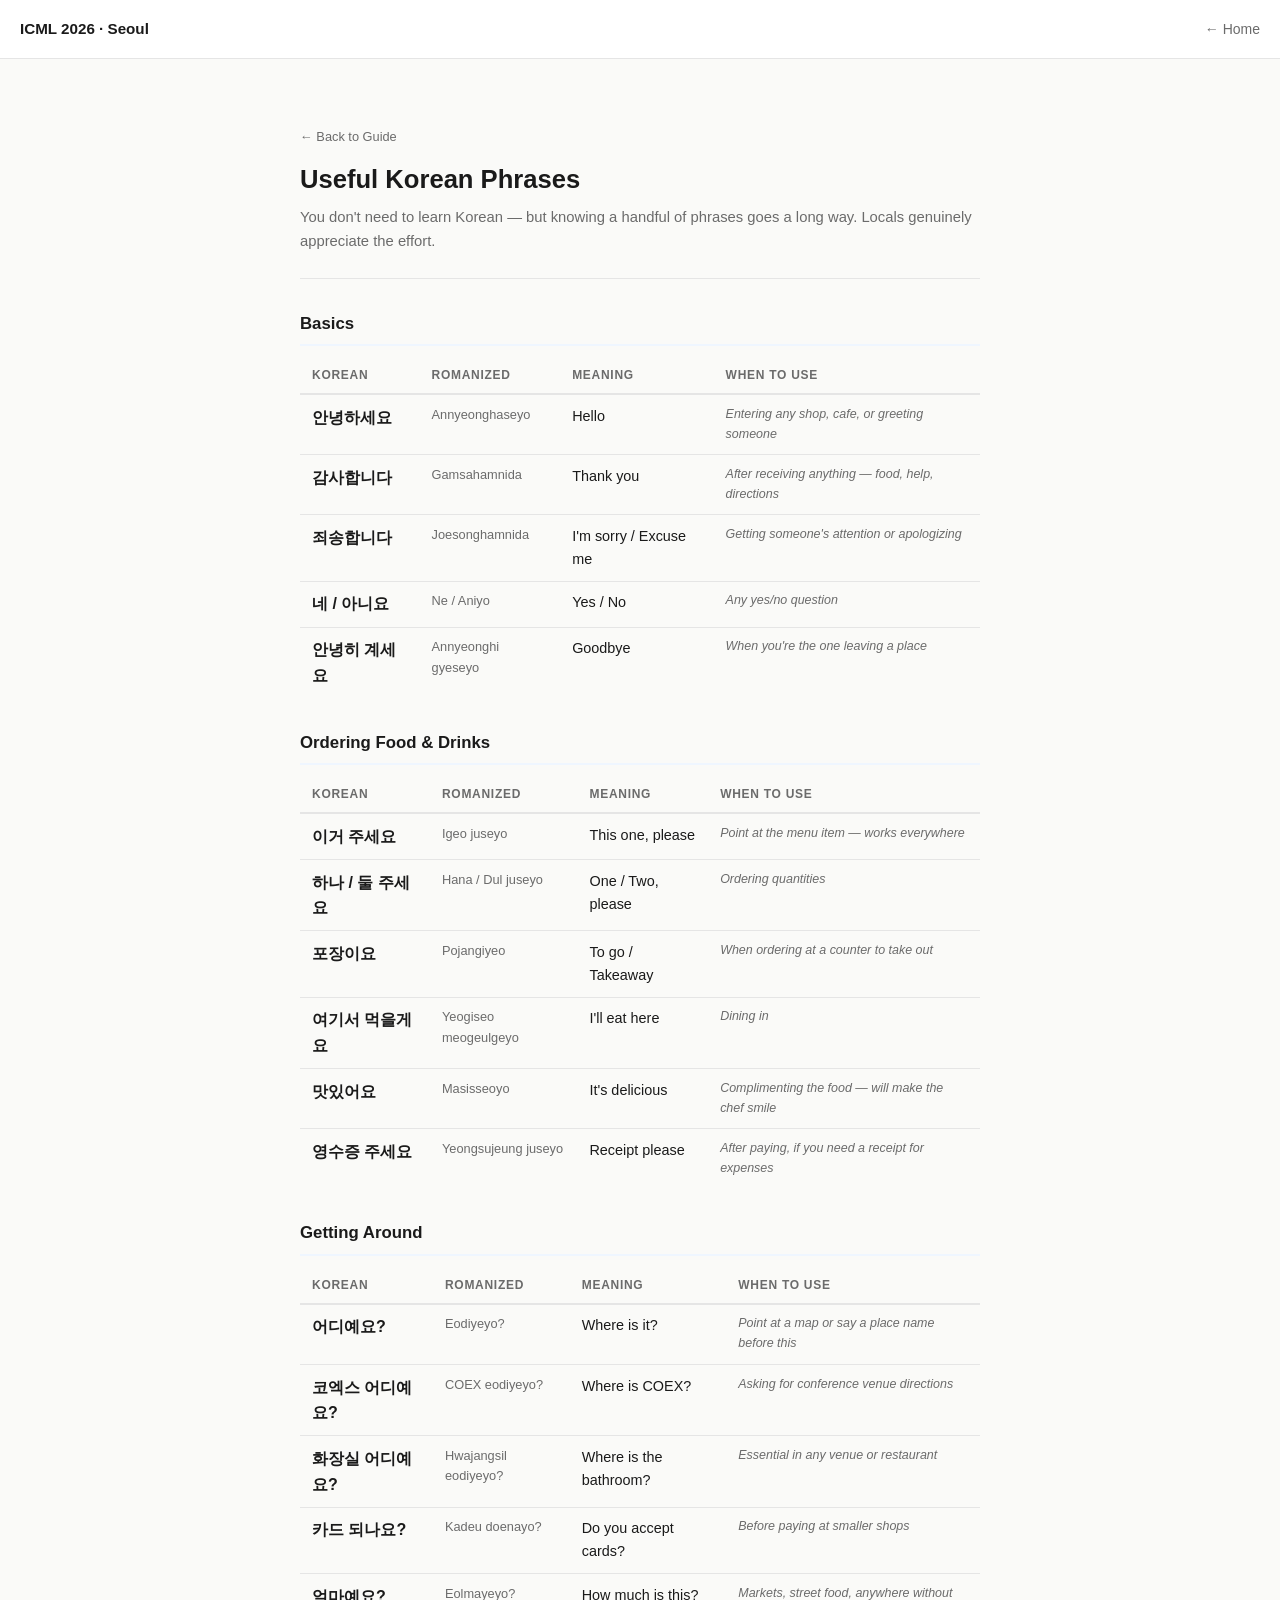
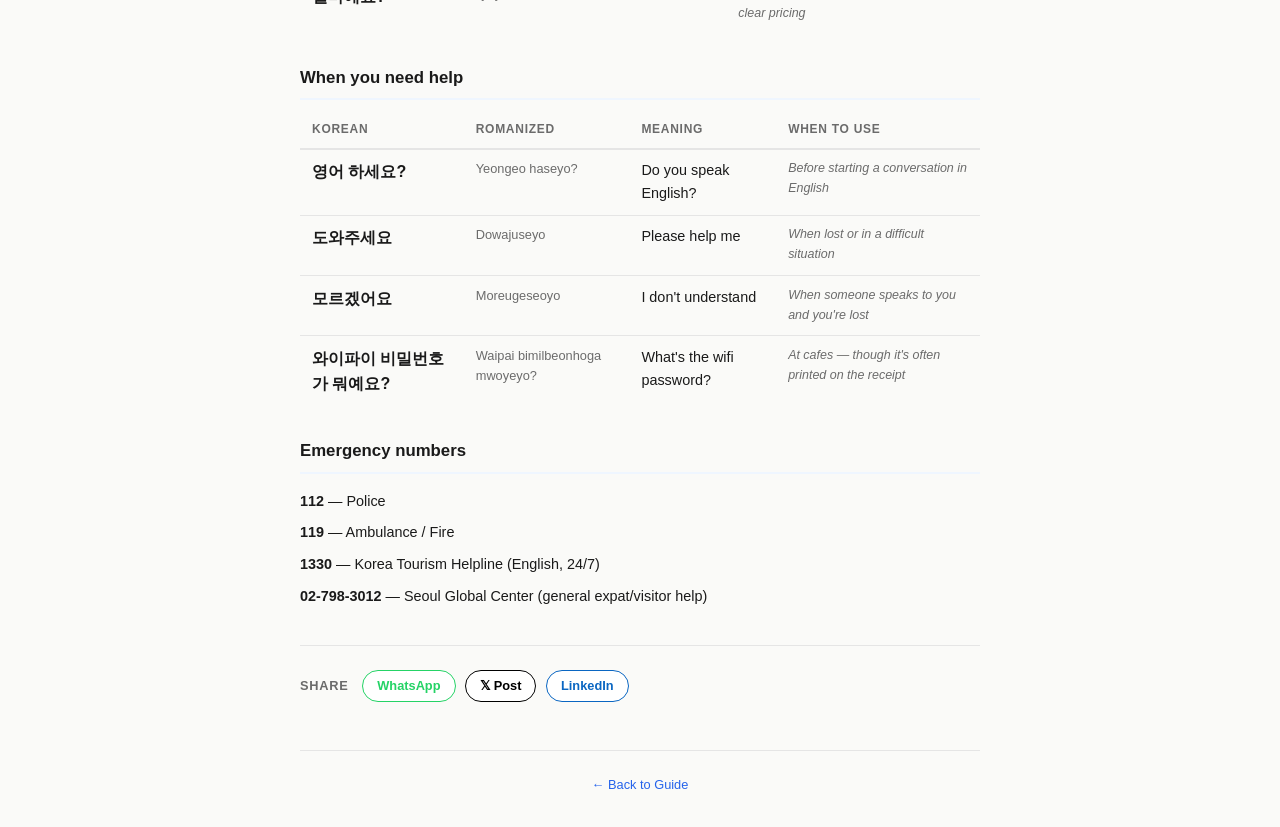
<file: korean-phrases.html>
<!DOCTYPE html>
<html lang="en">
<head>
  <meta charset="UTF-8" />
  <meta name="viewport" content="width=device-width, initial-scale=1.0" />
  <title>Korean Phrases · ICML 2026 Seoul</title>
  <link rel="stylesheet" href="css/style.css" />
  <!-- Open Graph -->
  <meta property="og:type" content="website" />
  <meta property="og:url" content="https://icml.reinvent-labs.com/korean-phrases.html" />
  <meta property="og:title" content="Useful Korean Phrases · ICML 2026" />
  <meta property="og:description" content="A practical guide for AI researchers attending ICML 2026 in Seoul — events, apps, places, Korean phrases, and tips." />
  <meta property="og:image" content="https://icml.reinvent-labs.com/og-image.jpg" />
  <meta property="og:image:width" content="1200" />
  <meta property="og:image:height" content="630" />
  <!-- Twitter / X -->
  <meta name="twitter:card" content="summary_large_image" />
  <meta name="twitter:title" content="Useful Korean Phrases · ICML 2026" />
  <meta name="twitter:description" content="A practical guide for AI researchers attending ICML 2026 in Seoul — events, apps, places, Korean phrases, and tips." />
  <meta name="twitter:image" content="https://icml.reinvent-labs.com/og-image.jpg" />
</head>
<body>

<header class="site-header">
  <span class="logo">ICML 2026 · Seoul</span>
  <nav>
    <a href="index.html">← Home</a>
  </nav>
</header>

<div class="container">

  <div class="page-header">
    <a class="back" href="index.html">← Back to Guide</a>
    <h1>Useful Korean Phrases</h1>
    <p class="desc">You don't need to learn Korean — but knowing a handful of phrases goes a long way. Locals genuinely appreciate the effort.</p>
  </div>

  <div class="block">
    <h2>Basics</h2>
    <table class="phrase-table">
      <thead>
        <tr>
          <th>Korean</th>
          <th>Romanized</th>
          <th>Meaning</th>
          <th>When to use</th>
        </tr>
      </thead>
      <tbody>
        <tr>
          <td><span class="korean">안녕하세요</span></td>
          <td class="romanized">Annyeonghaseyo</td>
          <td>Hello</td>
          <td class="context">Entering any shop, cafe, or greeting someone</td>
        </tr>
        <tr>
          <td><span class="korean">감사합니다</span></td>
          <td class="romanized">Gamsahamnida</td>
          <td>Thank you</td>
          <td class="context">After receiving anything — food, help, directions</td>
        </tr>
        <tr>
          <td><span class="korean">죄송합니다</span></td>
          <td class="romanized">Joesonghamnida</td>
          <td>I'm sorry / Excuse me</td>
          <td class="context">Getting someone's attention or apologizing</td>
        </tr>
        <tr>
          <td><span class="korean">네 / 아니요</span></td>
          <td class="romanized">Ne / Aniyo</td>
          <td>Yes / No</td>
          <td class="context">Any yes/no question</td>
        </tr>
        <tr>
          <td><span class="korean">안녕히 계세요</span></td>
          <td class="romanized">Annyeonghi gyeseyo</td>
          <td>Goodbye</td>
          <td class="context">When you're the one leaving a place</td>
        </tr>
      </tbody>
    </table>
  </div>

  <div class="block">
    <h2>Ordering Food & Drinks</h2>
    <table class="phrase-table">
      <thead>
        <tr>
          <th>Korean</th>
          <th>Romanized</th>
          <th>Meaning</th>
          <th>When to use</th>
        </tr>
      </thead>
      <tbody>
        <tr>
          <td><span class="korean">이거 주세요</span></td>
          <td class="romanized">Igeo juseyo</td>
          <td>This one, please</td>
          <td class="context">Point at the menu item — works everywhere</td>
        </tr>
        <tr>
          <td><span class="korean">하나 / 둘 주세요</span></td>
          <td class="romanized">Hana / Dul juseyo</td>
          <td>One / Two, please</td>
          <td class="context">Ordering quantities</td>
        </tr>
        <tr>
          <td><span class="korean">포장이요</span></td>
          <td class="romanized">Pojangiyeo</td>
          <td>To go / Takeaway</td>
          <td class="context">When ordering at a counter to take out</td>
        </tr>
        <tr>
          <td><span class="korean">여기서 먹을게요</span></td>
          <td class="romanized">Yeogiseo meogeulgeyo</td>
          <td>I'll eat here</td>
          <td class="context">Dining in</td>
        </tr>
        <tr>
          <td><span class="korean">맛있어요</span></td>
          <td class="romanized">Masisseoyo</td>
          <td>It's delicious</td>
          <td class="context">Complimenting the food — will make the chef smile</td>
        </tr>
        <tr>
          <td><span class="korean">영수증 주세요</span></td>
          <td class="romanized">Yeongsujeung juseyo</td>
          <td>Receipt please</td>
          <td class="context">After paying, if you need a receipt for expenses</td>
        </tr>
      </tbody>
    </table>
  </div>

  <div class="block">
    <h2>Getting Around</h2>
    <table class="phrase-table">
      <thead>
        <tr>
          <th>Korean</th>
          <th>Romanized</th>
          <th>Meaning</th>
          <th>When to use</th>
        </tr>
      </thead>
      <tbody>
        <tr>
          <td><span class="korean">어디예요?</span></td>
          <td class="romanized">Eodiyeyo?</td>
          <td>Where is it?</td>
          <td class="context">Point at a map or say a place name before this</td>
        </tr>
        <tr>
          <td><span class="korean">코엑스 어디예요?</span></td>
          <td class="romanized">COEX eodiyeyo?</td>
          <td>Where is COEX?</td>
          <td class="context">Asking for conference venue directions</td>
        </tr>
        <tr>
          <td><span class="korean">화장실 어디예요?</span></td>
          <td class="romanized">Hwajangsil eodiyeyo?</td>
          <td>Where is the bathroom?</td>
          <td class="context">Essential in any venue or restaurant</td>
        </tr>
        <tr>
          <td><span class="korean">카드 되나요?</span></td>
          <td class="romanized">Kadeu doenayo?</td>
          <td>Do you accept cards?</td>
          <td class="context">Before paying at smaller shops</td>
        </tr>
        <tr>
          <td><span class="korean">얼마예요?</span></td>
          <td class="romanized">Eolmayeyo?</td>
          <td>How much is this?</td>
          <td class="context">Markets, street food, anywhere without clear pricing</td>
        </tr>
      </tbody>
    </table>
  </div>

  <div class="block">
    <h2>When you need help</h2>
    <table class="phrase-table">
      <thead>
        <tr>
          <th>Korean</th>
          <th>Romanized</th>
          <th>Meaning</th>
          <th>When to use</th>
        </tr>
      </thead>
      <tbody>
        <tr>
          <td><span class="korean">영어 하세요?</span></td>
          <td class="romanized">Yeongeo haseyo?</td>
          <td>Do you speak English?</td>
          <td class="context">Before starting a conversation in English</td>
        </tr>
        <tr>
          <td><span class="korean">도와주세요</span></td>
          <td class="romanized">Dowajuseyo</td>
          <td>Please help me</td>
          <td class="context">When lost or in a difficult situation</td>
        </tr>
        <tr>
          <td><span class="korean">모르겠어요</span></td>
          <td class="romanized">Moreugeseoyo</td>
          <td>I don't understand</td>
          <td class="context">When someone speaks to you and you're lost</td>
        </tr>
        <tr>
          <td><span class="korean">와이파이 비밀번호가 뭐예요?</span></td>
          <td class="romanized">Waipai bimilbeonhoga mwoyeyo?</td>
          <td>What's the wifi password?</td>
          <td class="context">At cafes — though it's often printed on the receipt</td>
        </tr>
      </tbody>
    </table>
  </div>

  <div class="block">
    <h2>Emergency numbers</h2>
    <ul style="font-size:0.9rem; line-height:2.2; list-style:none; padding:0;">
      <li><strong>112</strong> — Police</li>
      <li><strong>119</strong> — Ambulance / Fire</li>
      <li><strong>1330</strong> — Korea Tourism Helpline (English, 24/7)</li>
      <li><strong>02-798-3012</strong> — Seoul Global Center (general expat/visitor help)</li>
    </ul>
  </div>

    <div class="share-bar">
    <span class="share-label">Share</span>
    <a class="share-btn wa" href="https://wa.me/?text=ICML%202026%20Seoul%20Guide%20%7C%20Events%2C%20places%20%26%20tips%20for%20researchers%20https://icml.reinvent-labs.com/korean-phrases.html" target="_blank" rel="noopener">
      WhatsApp
    </a>
    <a class="share-btn x" href="https://twitter.com/intent/tweet?text=ICML%202026%20Seoul%20Guide%20%E2%80%94%20events%2C%20apps%2C%20places%20%26%20tips%20for%20researchers&url=https://icml.reinvent-labs.com/korean-phrases.html" target="_blank" rel="noopener">
      𝕏 Post
    </a>
    <a class="share-btn li" href="https://www.linkedin.com/sharing/share-offsite/?url=https://icml.reinvent-labs.com/korean-phrases.html" target="_blank" rel="noopener">
      LinkedIn
    </a>
  </div>
  <footer>
    <a href="index.html">← Back to Guide</a>
  </footer>

</div>
</body>
</html>
</file>
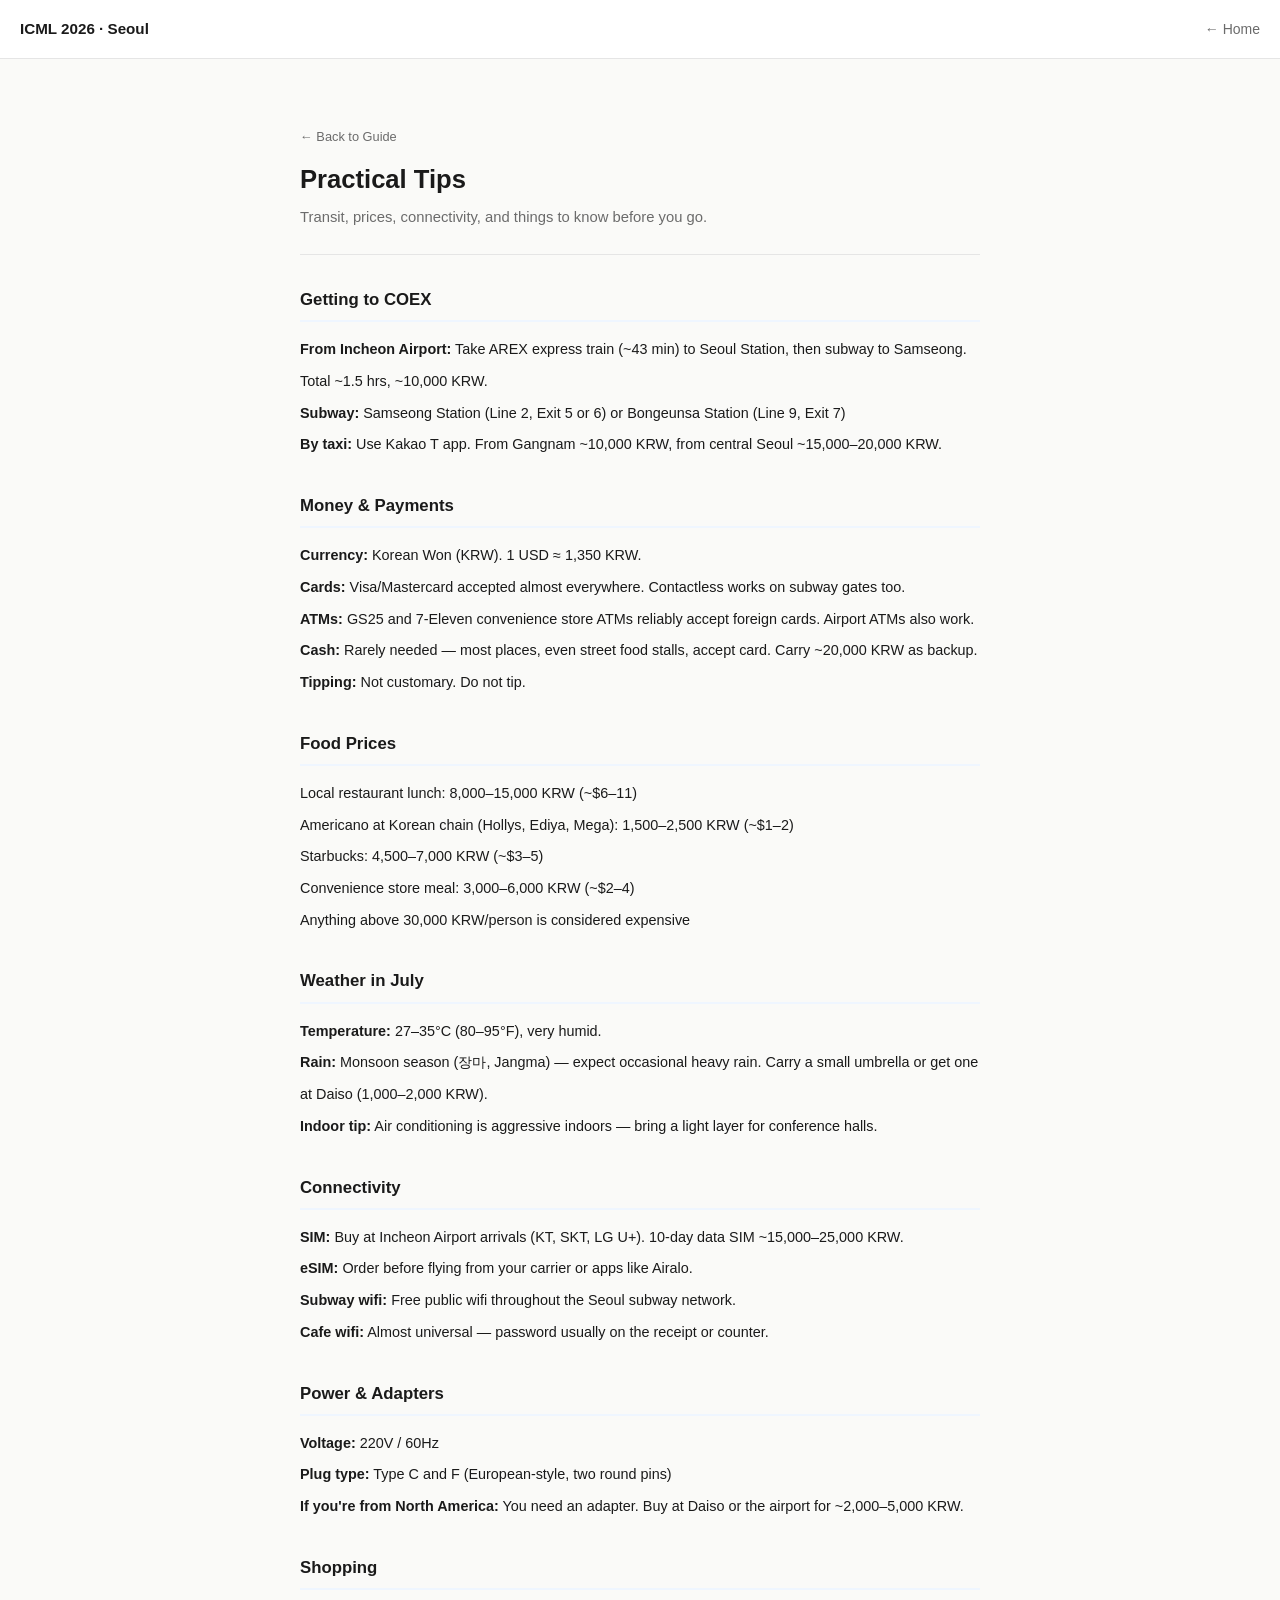
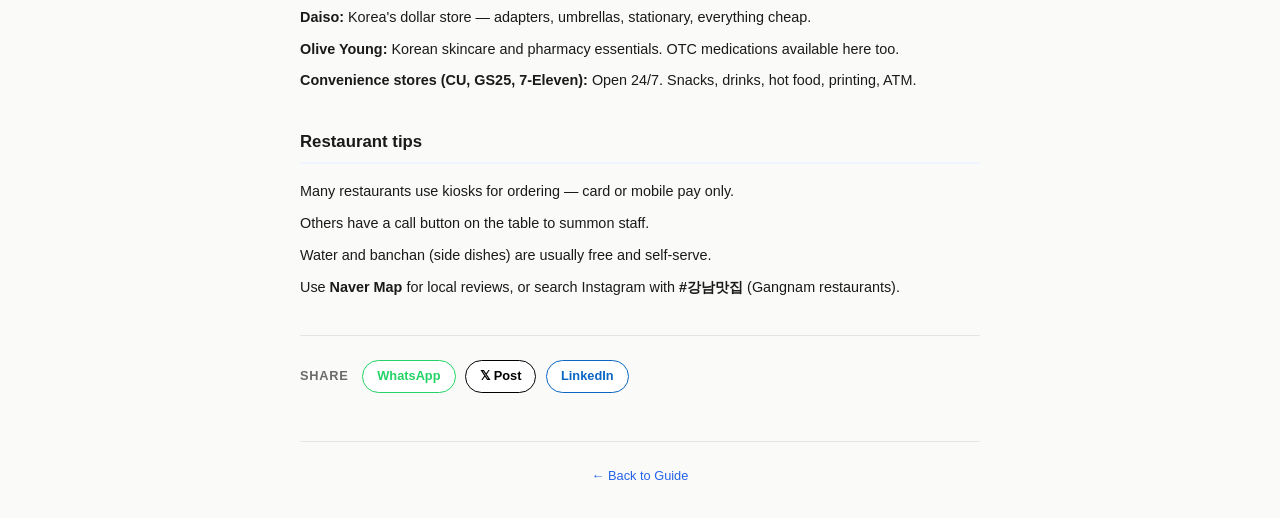
<file: other-tips.html>
<!DOCTYPE html>
<html lang="en">
<head>
  <meta charset="UTF-8" />
  <meta name="viewport" content="width=device-width, initial-scale=1.0" />
  <title>Practical Tips · ICML 2026 Seoul</title>
  <link rel="stylesheet" href="css/style.css" />
  <!-- Open Graph -->
  <meta property="og:type" content="website" />
  <meta property="og:url" content="https://icml.reinvent-labs.com/other-tips.html" />
  <meta property="og:title" content="Practical Tips for Seoul · ICML 2026" />
  <meta property="og:description" content="A practical guide for AI researchers attending ICML 2026 in Seoul — events, apps, places, Korean phrases, and tips." />
  <meta property="og:image" content="https://icml.reinvent-labs.com/og-image.jpg" />
  <meta property="og:image:width" content="1200" />
  <meta property="og:image:height" content="630" />
  <!-- Twitter / X -->
  <meta name="twitter:card" content="summary_large_image" />
  <meta name="twitter:title" content="Practical Tips for Seoul · ICML 2026" />
  <meta name="twitter:description" content="A practical guide for AI researchers attending ICML 2026 in Seoul — events, apps, places, Korean phrases, and tips." />
  <meta name="twitter:image" content="https://icml.reinvent-labs.com/og-image.jpg" />
</head>
<body>

<header class="site-header">
  <span class="logo">ICML 2026 · Seoul</span>
  <nav>
    <a href="index.html">← Home</a>
  </nav>
</header>

<div class="container">

  <div class="page-header">
    <a class="back" href="index.html">← Back to Guide</a>
    <h1>Practical Tips</h1>
    <p class="desc">Transit, prices, connectivity, and things to know before you go.</p>
  </div>

  <div class="block">
    <h2>Getting to COEX</h2>
    <ul style="font-size:0.9rem; line-height:2.2; list-style:none; padding:0;">
      <li><strong>From Incheon Airport:</strong> Take AREX express train (~43 min) to Seoul Station, then subway to Samseong. Total ~1.5 hrs, ~10,000 KRW.</li>
      <li><strong>Subway:</strong> Samseong Station (Line 2, Exit 5 or 6) or Bongeunsa Station (Line 9, Exit 7)</li>
      <li><strong>By taxi:</strong> Use Kakao T app. From Gangnam ~10,000 KRW, from central Seoul ~15,000–20,000 KRW.</li>
    </ul>
  </div>

  <div class="block">
    <h2>Money &amp; Payments</h2>
    <ul style="font-size:0.9rem; line-height:2.2; list-style:none; padding:0;">
      <li><strong>Currency:</strong> Korean Won (KRW). 1 USD ≈ 1,350 KRW.</li>
      <li><strong>Cards:</strong> Visa/Mastercard accepted almost everywhere. Contactless works on subway gates too.</li>
      <li><strong>ATMs:</strong> GS25 and 7-Eleven convenience store ATMs reliably accept foreign cards. Airport ATMs also work.</li>
      <li><strong>Cash:</strong> Rarely needed — most places, even street food stalls, accept card. Carry ~20,000 KRW as backup.</li>
      <li><strong>Tipping:</strong> Not customary. Do not tip.</li>
    </ul>
  </div>

  <div class="block">
    <h2>Food Prices</h2>
    <ul style="font-size:0.9rem; line-height:2.2; list-style:none; padding:0;">
      <li>Local restaurant lunch: 8,000–15,000 KRW (~$6–11)</li>
      <li>Americano at Korean chain (Hollys, Ediya, Mega): 1,500–2,500 KRW (~$1–2)</li>
      <li>Starbucks: 4,500–7,000 KRW (~$3–5)</li>
      <li>Convenience store meal: 3,000–6,000 KRW (~$2–4)</li>
      <li>Anything above 30,000 KRW/person is considered expensive</li>
    </ul>
  </div>

  <div class="block">
    <h2>Weather in July</h2>
    <ul style="font-size:0.9rem; line-height:2.2; list-style:none; padding:0;">
      <li><strong>Temperature:</strong> 27–35°C (80–95°F), very humid.</li>
      <li><strong>Rain:</strong> Monsoon season (장마, Jangma) — expect occasional heavy rain. Carry a small umbrella or get one at Daiso (1,000–2,000 KRW).</li>
      <li><strong>Indoor tip:</strong> Air conditioning is aggressive indoors — bring a light layer for conference halls.</li>
    </ul>
  </div>

  <div class="block">
    <h2>Connectivity</h2>
    <ul style="font-size:0.9rem; line-height:2.2; list-style:none; padding:0;">
      <li><strong>SIM:</strong> Buy at Incheon Airport arrivals (KT, SKT, LG U+). 10-day data SIM ~15,000–25,000 KRW.</li>
      <li><strong>eSIM:</strong> Order before flying from your carrier or apps like Airalo.</li>
      <li><strong>Subway wifi:</strong> Free public wifi throughout the Seoul subway network.</li>
      <li><strong>Cafe wifi:</strong> Almost universal — password usually on the receipt or counter.</li>
    </ul>
  </div>

  <div class="block">
    <h2>Power &amp; Adapters</h2>
    <ul style="font-size:0.9rem; line-height:2.2; list-style:none; padding:0;">
      <li><strong>Voltage:</strong> 220V / 60Hz</li>
      <li><strong>Plug type:</strong> Type C and F (European-style, two round pins)</li>
      <li><strong>If you're from North America:</strong> You need an adapter. Buy at Daiso or the airport for ~2,000–5,000 KRW.</li>
    </ul>
  </div>

  <div class="block">
    <h2>Shopping</h2>
    <ul style="font-size:0.9rem; line-height:2.2; list-style:none; padding:0;">
      <li><strong>Daiso:</strong> Korea's dollar store — adapters, umbrellas, stationary, everything cheap.</li>
      <li><strong>Olive Young:</strong> Korean skincare and pharmacy essentials. OTC medications available here too.</li>
      <li><strong>Convenience stores (CU, GS25, 7-Eleven):</strong> Open 24/7. Snacks, drinks, hot food, printing, ATM.</li>
    </ul>
  </div>

  <div class="block">
    <h2>Restaurant tips</h2>
    <ul style="font-size:0.9rem; line-height:2.2; list-style:none; padding:0;">
      <li>Many restaurants use kiosks for ordering — card or mobile pay only.</li>
      <li>Others have a call button on the table to summon staff.</li>
      <li>Water and banchan (side dishes) are usually free and self-serve.</li>
      <li>Use <strong>Naver Map</strong> for local reviews, or search Instagram with <strong>#강남맛집</strong> (Gangnam restaurants).</li>
    </ul>
  </div>

    <div class="share-bar">
    <span class="share-label">Share</span>
    <a class="share-btn wa" href="https://wa.me/?text=ICML%202026%20Seoul%20Guide%20%7C%20Events%2C%20places%20%26%20tips%20for%20researchers%20https://icml.reinvent-labs.com/other-tips.html" target="_blank" rel="noopener">
      WhatsApp
    </a>
    <a class="share-btn x" href="https://twitter.com/intent/tweet?text=ICML%202026%20Seoul%20Guide%20%E2%80%94%20events%2C%20apps%2C%20places%20%26%20tips%20for%20researchers&url=https://icml.reinvent-labs.com/other-tips.html" target="_blank" rel="noopener">
      𝕏 Post
    </a>
    <a class="share-btn li" href="https://www.linkedin.com/sharing/share-offsite/?url=https://icml.reinvent-labs.com/other-tips.html" target="_blank" rel="noopener">
      LinkedIn
    </a>
  </div>
  <footer>
    <a href="index.html">← Back to Guide</a>
  </footer>

</div>
</body>
</html>
</file>
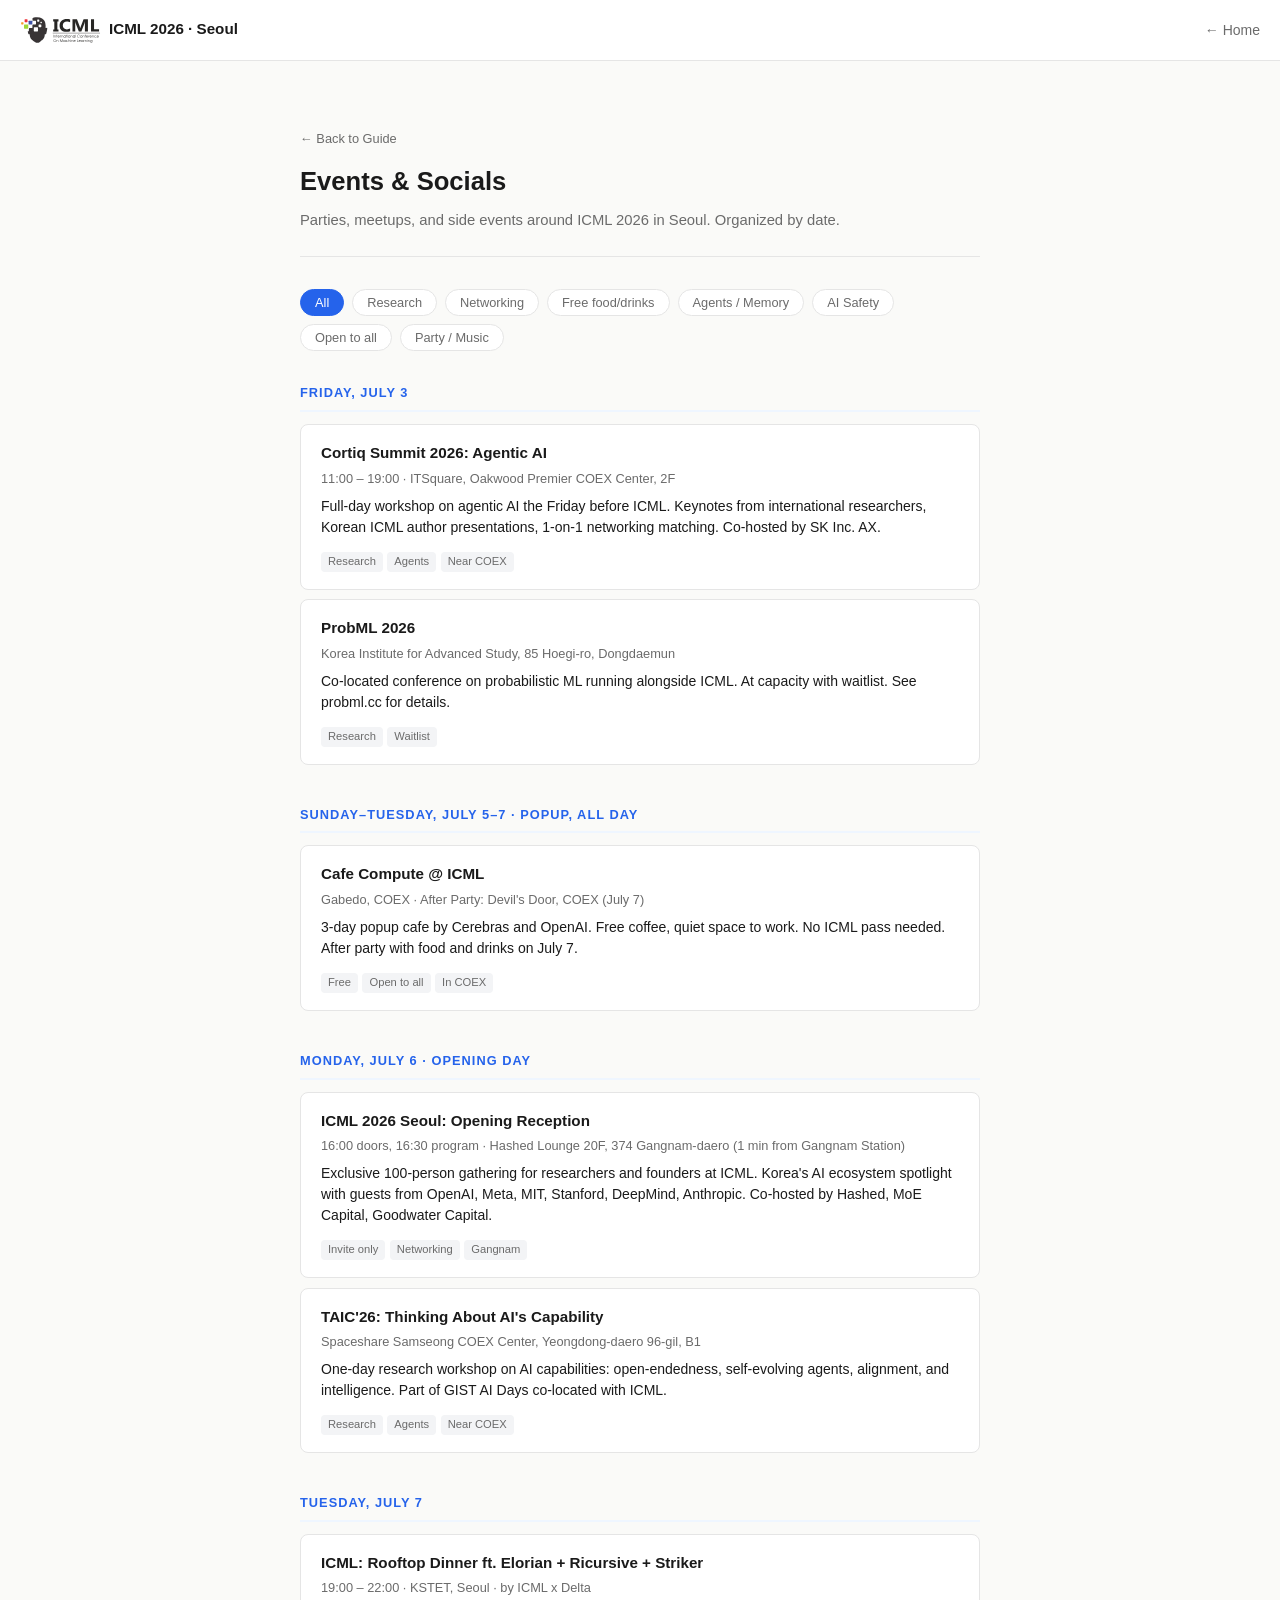
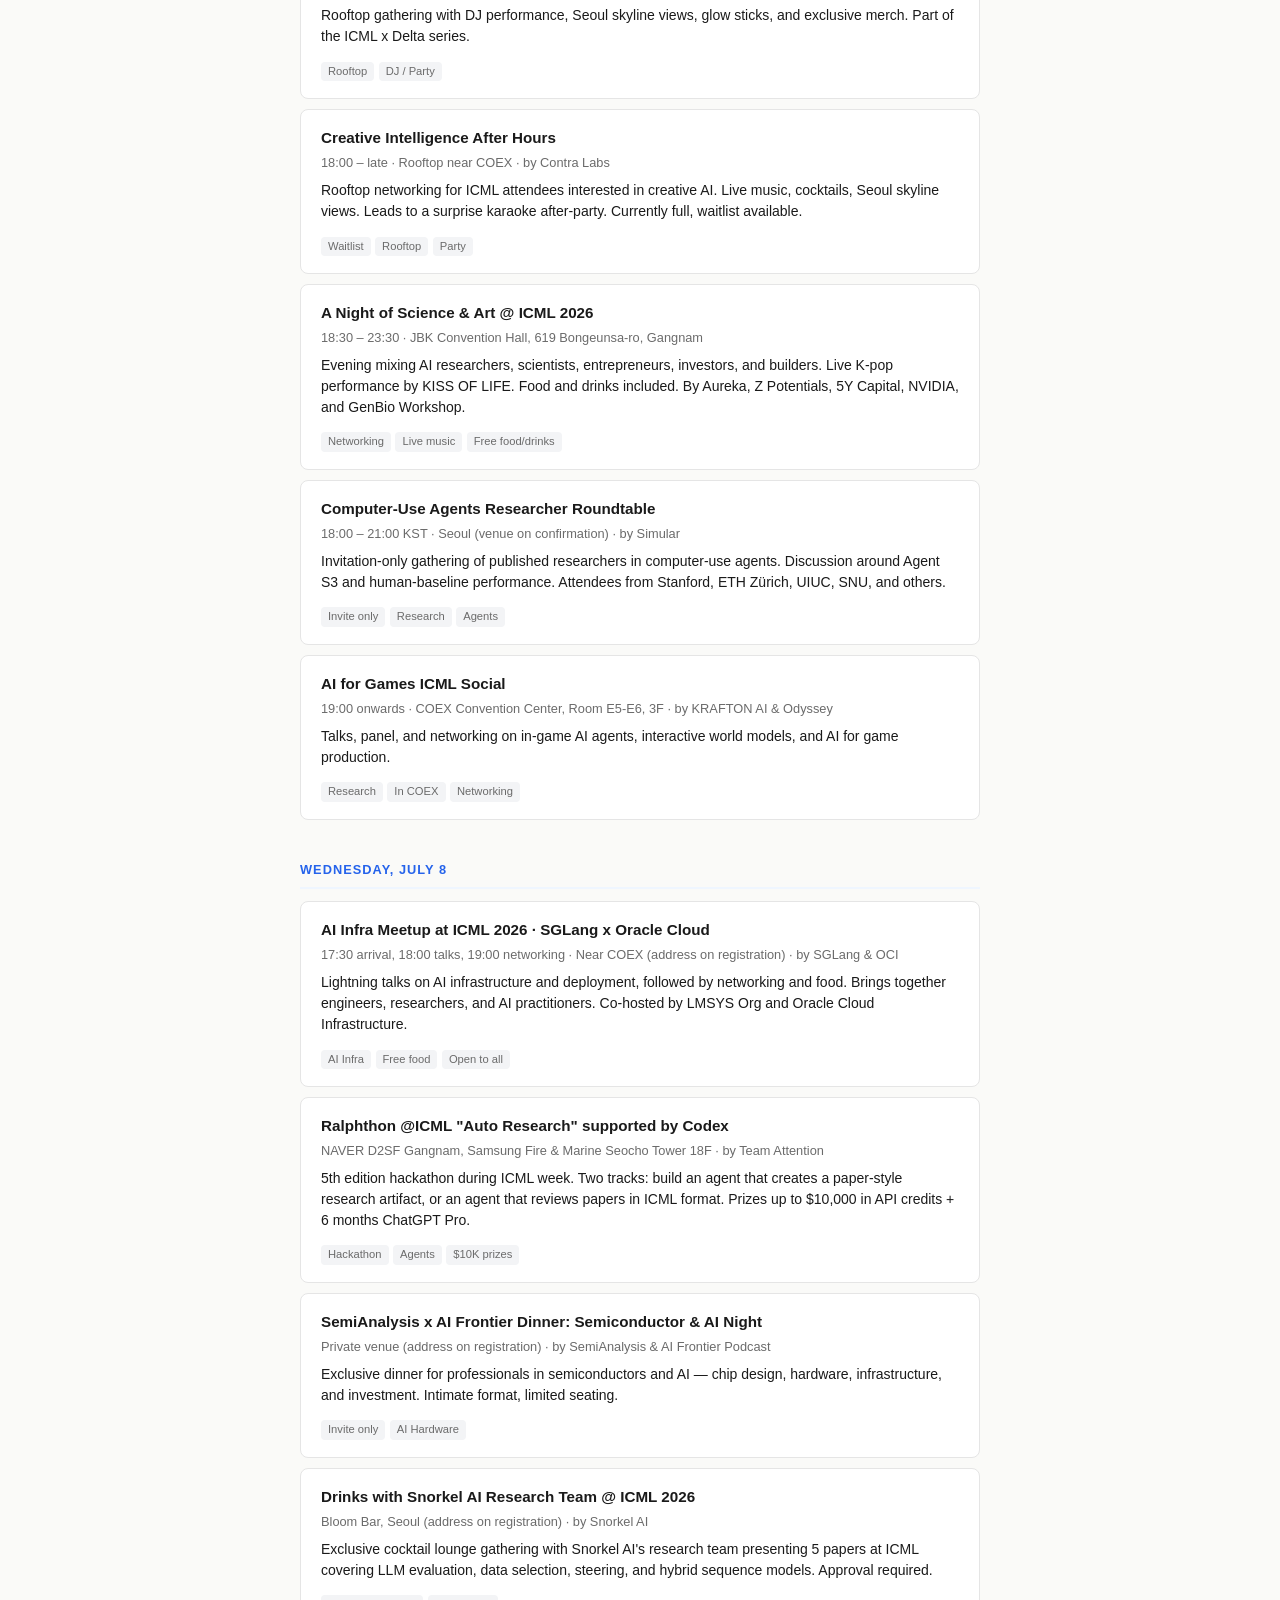
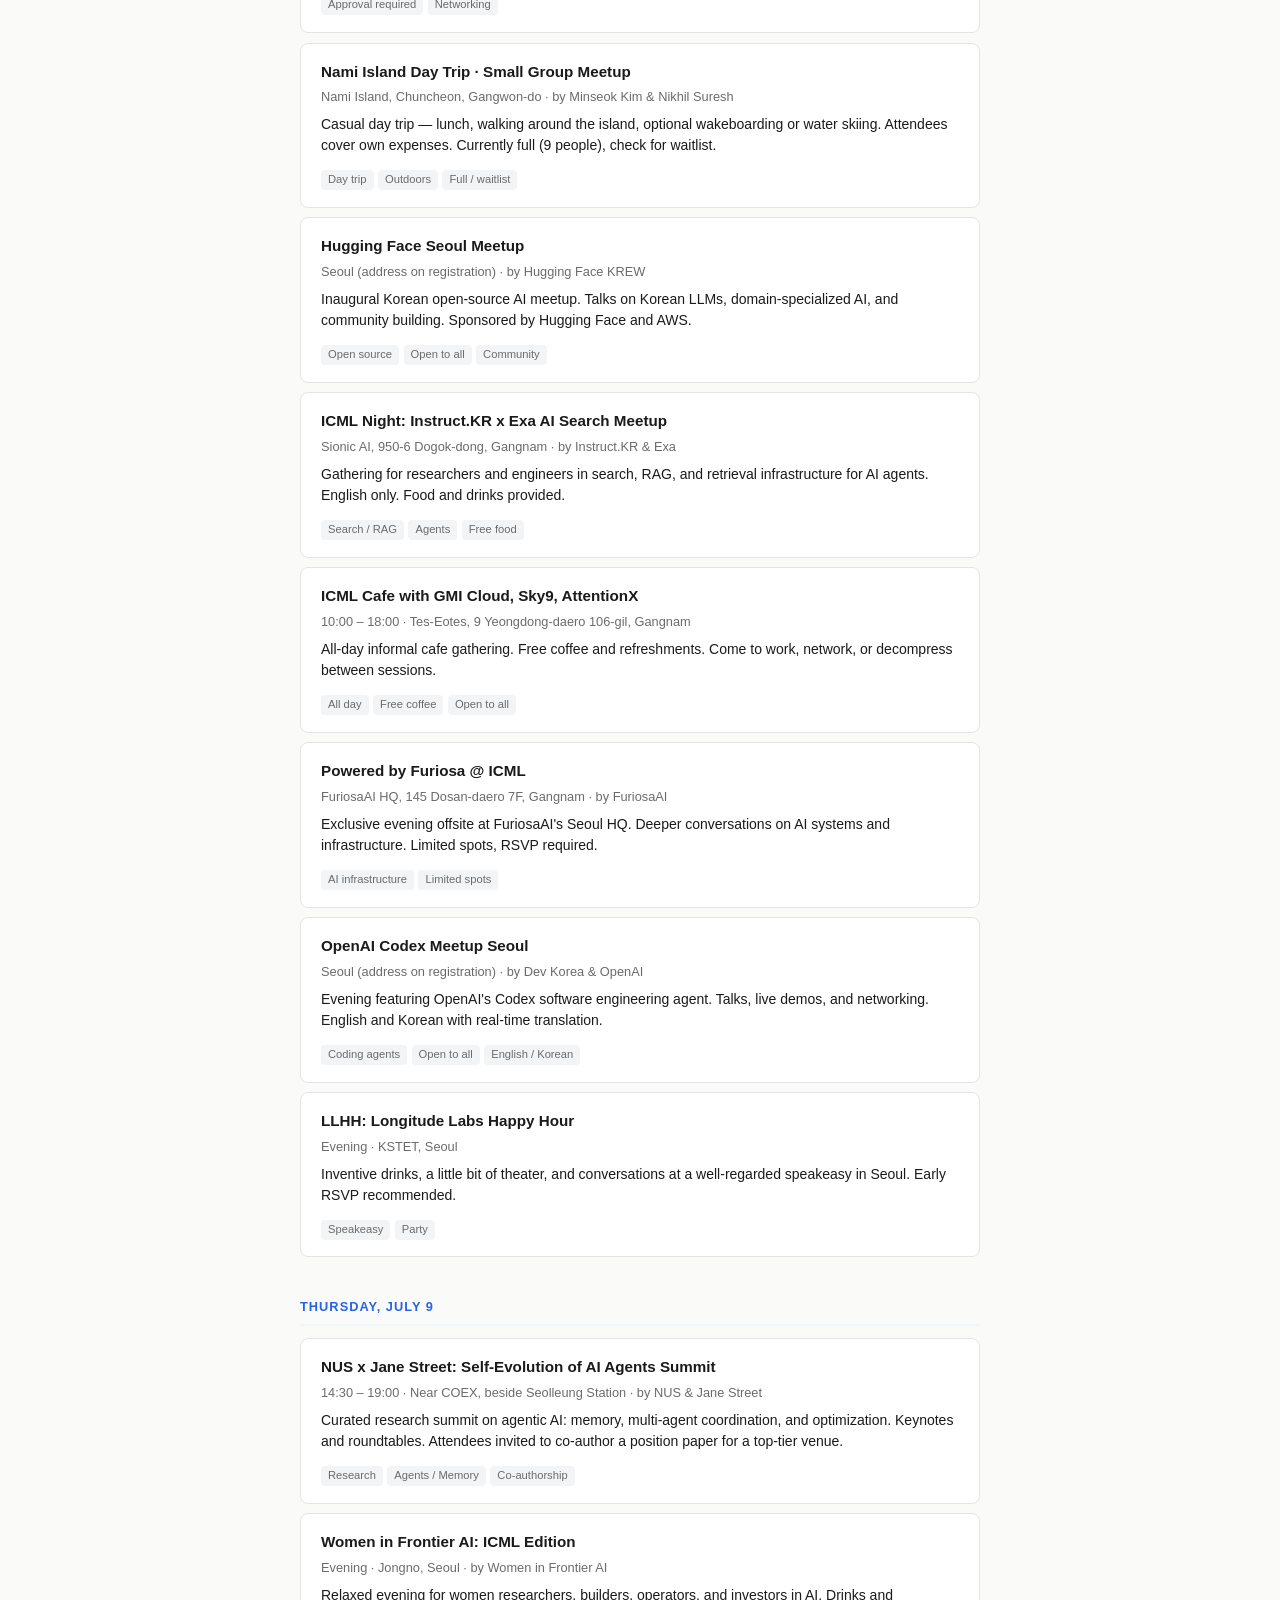
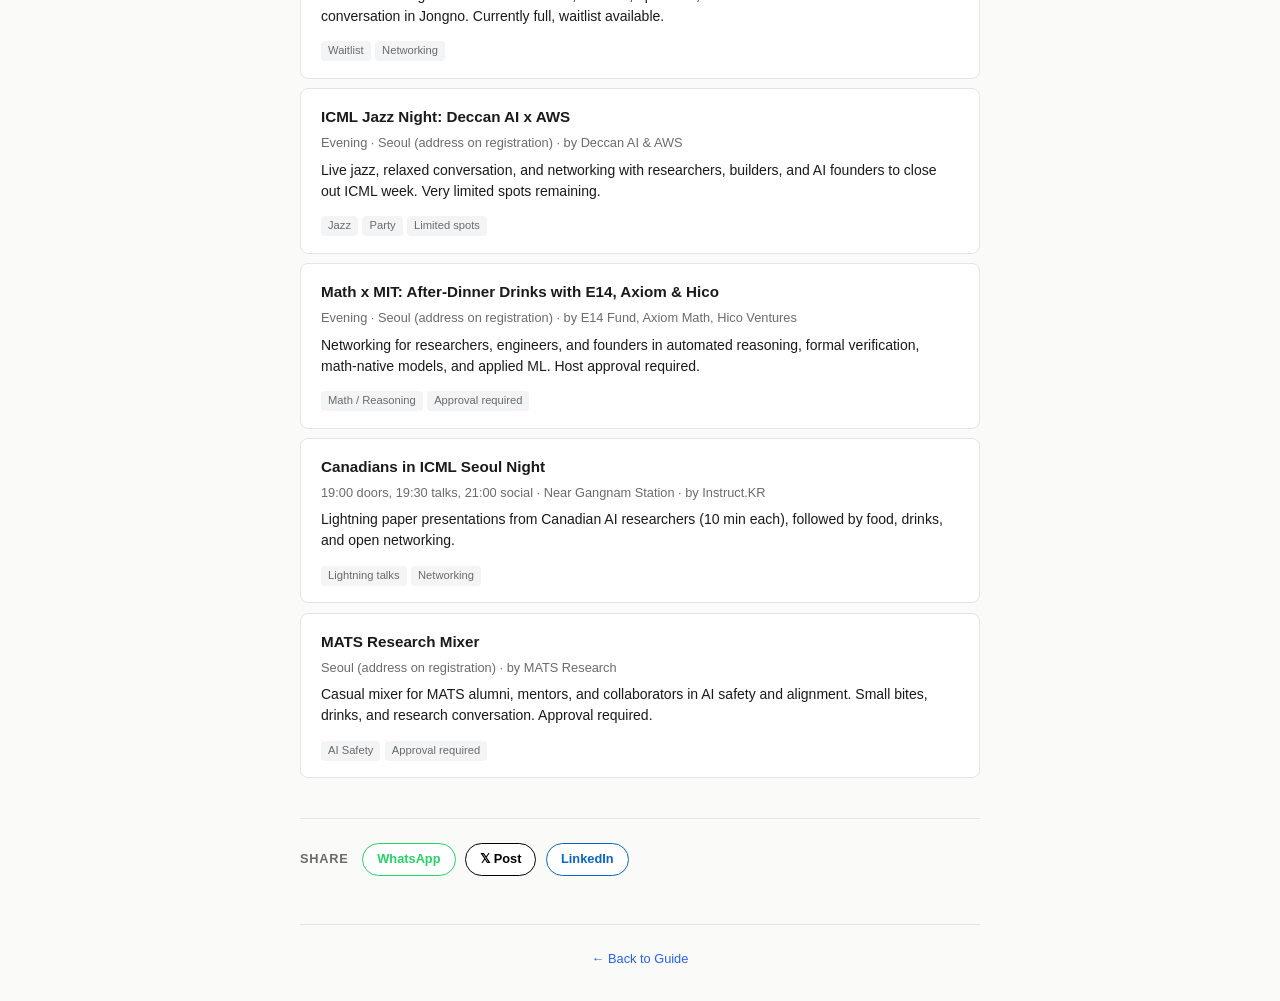
<file: socials.html>
<!DOCTYPE html>
<html lang="en">
<head>
  <meta charset="UTF-8" />
  <meta name="viewport" content="width=device-width, initial-scale=1.0" />
  <title>Socials &amp; Events · ICML 2026 Seoul</title>
  <link rel="stylesheet" href="css/style.css" />
  <style>
    .filter-bar {
      display: flex;
      flex-wrap: wrap;
      gap: 0.5rem;
      margin: 1.25rem 0 2rem;
    }
    .chip {
      padding: 5px 14px;
      border-radius: 999px;
      border: 1.5px solid var(--border);
      background: var(--card-bg);
      font-size: 0.8rem;
      font-weight: 500;
      cursor: pointer;
      color: var(--muted);
      transition: all 0.15s;
      user-select: none;
    }
    .chip:hover { border-color: var(--accent); color: var(--accent); }
    .chip.active {
      background: var(--accent);
      border-color: var(--accent);
      color: white;
    }
    .date-section.hidden { display: none; }
    .event-card.hidden { display: none; }
  </style>
  <!-- Open Graph -->
  <meta property="og:type" content="website" />
  <meta property="og:url" content="https://icml.reinvent-labs.com/socials.html" />
  <meta property="og:title" content="ICML 2026 Events & Socials · Seoul" />
  <meta property="og:description" content="A practical guide for AI researchers attending ICML 2026 in Seoul — events, apps, places, Korean phrases, and tips." />
  <meta property="og:image" content="https://icml.reinvent-labs.com/og-image.jpg" />
  <meta property="og:image:width" content="1200" />
  <meta property="og:image:height" content="630" />
  <!-- Twitter / X -->
  <meta name="twitter:card" content="summary_large_image" />
  <meta name="twitter:title" content="ICML 2026 Events & Socials · Seoul" />
  <meta name="twitter:description" content="A practical guide for AI researchers attending ICML 2026 in Seoul — events, apps, places, Korean phrases, and tips." />
  <meta name="twitter:image" content="https://icml.reinvent-labs.com/og-image.jpg" />
</head>
<body>

<header class="site-header">
  <span class="logo">
    <img src="icml-logo.svg" alt="ICML" class="icml-logo" />ICML 2026 · Seoul
  </span>
  <nav>
    <a href="index.html">← Home</a>
  </nav>
</header>

<div class="container">

  <div class="page-header">
    <a class="back" href="index.html">← Back to Guide</a>
    <h1>Events &amp; Socials</h1>
    <p class="desc">Parties, meetups, and side events around ICML 2026 in Seoul. Organized by date.</p>
  </div>

  <div class="filter-bar" id="filterBar">
    <button class="chip active" data-filter="all">All</button>
    <button class="chip" data-filter="research">Research</button>
    <button class="chip" data-filter="networking">Networking</button>
    <button class="chip" data-filter="free">Free food/drinks</button>
    <button class="chip" data-filter="agents">Agents / Memory</button>
    <button class="chip" data-filter="safety">AI Safety</button>
    <button class="chip" data-filter="open">Open to all</button>
    <button class="chip" data-filter="party">Party / Music</button>
  </div>

  <!-- JULY 3 -->
  <div class="date-section" data-section>
    <div class="date-label">Friday, July 3</div>

    <div class="event-card" data-tags="research agents networking">
      <div class="event-title"><a href="https://luma.com/c3e67mf0?tk=HD26OJ" target="_blank">Cortiq Summit 2026: Agentic AI</a></div>
      <div class="event-meta">11:00 – 19:00 · ITSquare, Oakwood Premier COEX Center, 2F</div>
      <div class="event-desc">Full-day workshop on agentic AI the Friday before ICML. Keynotes from international researchers, Korean ICML author presentations, 1-on-1 networking matching. Co-hosted by SK Inc. AX.</div>
      <div class="event-tags">
        <span class="item-tag">Research</span>
        <span class="item-tag">Agents</span>
        <span class="item-tag">Near COEX</span>
      </div>
    </div>

    <div class="event-card" data-tags="research">
      <div class="event-title"><a href="https://luma.com/bncxfdjm?tk=nPYC9B" target="_blank">ProbML 2026</a></div>
      <div class="event-meta">Korea Institute for Advanced Study, 85 Hoegi-ro, Dongdaemun</div>
      <div class="event-desc">Co-located conference on probabilistic ML running alongside ICML. At capacity with waitlist. See probml.cc for details.</div>
      <div class="event-tags">
        <span class="item-tag">Research</span>
        <span class="item-tag">Waitlist</span>
      </div>
    </div>
  </div>

  <!-- JULY 5–7 -->
  <div class="date-section" data-section>
    <div class="date-label">Sunday–Tuesday, July 5–7 · Popup, all day</div>

    <div class="event-card" data-tags="free open networking">
      <div class="event-title"><a href="https://luma.com/cafecomputeicml?tk=wbEhD8" target="_blank">Cafe Compute @ ICML</a></div>
      <div class="event-meta">Gabedo, COEX · After Party: Devil's Door, COEX (July 7)</div>
      <div class="event-desc">3-day popup cafe by Cerebras and OpenAI. Free coffee, quiet space to work. No ICML pass needed. After party with food and drinks on July 7.</div>
      <div class="event-tags">
        <span class="item-tag">Free</span>
        <span class="item-tag">Open to all</span>
        <span class="item-tag">In COEX</span>
      </div>
    </div>
  </div>

  <!-- JULY 6 -->
  <div class="date-section" data-section>
    <div class="date-label">Monday, July 6 · Opening day</div>

    <div class="event-card" data-tags="networking">
      <div class="event-title"><a href="https://luma.com/ojd6dd4p?tk=6msdOQ" target="_blank">ICML 2026 Seoul: Opening Reception</a></div>
      <div class="event-meta">16:00 doors, 16:30 program · Hashed Lounge 20F, 374 Gangnam-daero (1 min from Gangnam Station)</div>
      <div class="event-desc">Exclusive 100-person gathering for researchers and founders at ICML. Korea's AI ecosystem spotlight with guests from OpenAI, Meta, MIT, Stanford, DeepMind, Anthropic. Co-hosted by Hashed, MoE Capital, Goodwater Capital.</div>
      <div class="event-tags">
        <span class="item-tag">Invite only</span>
        <span class="item-tag">Networking</span>
        <span class="item-tag">Gangnam</span>
      </div>
    </div>

    <div class="event-card" data-tags="research agents">
      <div class="event-title"><a href="https://luma.com/ojztp46v" target="_blank">TAIC'26: Thinking About AI's Capability</a></div>
      <div class="event-meta">Spaceshare Samseong COEX Center, Yeongdong-daero 96-gil, B1</div>
      <div class="event-desc">One-day research workshop on AI capabilities: open-endedness, self-evolving agents, alignment, and intelligence. Part of GIST AI Days co-located with ICML.</div>
      <div class="event-tags">
        <span class="item-tag">Research</span>
        <span class="item-tag">Agents</span>
        <span class="item-tag">Near COEX</span>
      </div>
    </div>
  </div>

  <!-- JULY 7 -->
  <div class="date-section" data-section>
    <div class="date-label">Tuesday, July 7</div>

    <div class="event-card" data-tags="party networking">
      <div class="event-title"><a href="https://partiful.com/e/7qj7GW6CtIaXUTJUeLLr" target="_blank">ICML: Rooftop Dinner ft. Elorian + Ricursive + Striker</a></div>
      <div class="event-meta">19:00 – 22:00 · KSTET, Seoul · by ICML x Delta</div>
      <div class="event-desc">Rooftop gathering with DJ performance, Seoul skyline views, glow sticks, and exclusive merch. Part of the ICML x Delta series.</div>
      <div class="event-tags">
        <span class="item-tag">Rooftop</span>
        <span class="item-tag">DJ / Party</span>
      </div>
    </div>

    <div class="event-card" data-tags="networking party">
      <div class="event-title"><a href="https://luma.com/5xnxusbr?tk=YBlWeL" target="_blank">Creative Intelligence After Hours</a></div>
      <div class="event-meta">18:00 – late · Rooftop near COEX · by Contra Labs</div>
      <div class="event-desc">Rooftop networking for ICML attendees interested in creative AI. Live music, cocktails, Seoul skyline views. Leads to a surprise karaoke after-party. Currently full, waitlist available.</div>
      <div class="event-tags">
        <span class="item-tag">Waitlist</span>
        <span class="item-tag">Rooftop</span>
        <span class="item-tag">Party</span>
      </div>
    </div>

    <div class="event-card" data-tags="networking party free">
      <div class="event-title"><a href="https://luma.com/8hns7pb2" target="_blank">A Night of Science &amp; Art @ ICML 2026</a></div>
      <div class="event-meta">18:30 – 23:30 · JBK Convention Hall, 619 Bongeunsa-ro, Gangnam</div>
      <div class="event-desc">Evening mixing AI researchers, scientists, entrepreneurs, investors, and builders. Live K-pop performance by KISS OF LIFE. Food and drinks included. By Aureka, Z Potentials, 5Y Capital, NVIDIA, and GenBio Workshop.</div>
      <div class="event-tags">
        <span class="item-tag">Networking</span>
        <span class="item-tag">Live music</span>
        <span class="item-tag">Free food/drinks</span>
      </div>
    </div>

    <div class="event-card" data-tags="research agents">
      <div class="event-title"><a href="https://luma.com/simular-kjpc" target="_blank">Computer-Use Agents Researcher Roundtable</a></div>
      <div class="event-meta">18:00 – 21:00 KST · Seoul (venue on confirmation) · by Simular</div>
      <div class="event-desc">Invitation-only gathering of published researchers in computer-use agents. Discussion around Agent S3 and human-baseline performance. Attendees from Stanford, ETH Zürich, UIUC, SNU, and others.</div>
      <div class="event-tags">
        <span class="item-tag">Invite only</span>
        <span class="item-tag">Research</span>
        <span class="item-tag">Agents</span>
      </div>
    </div>

    <div class="event-card" data-tags="research networking open">
      <div class="event-title"><a href="https://luma.com/wf7pe0ee?tk=HCaMvI" target="_blank">AI for Games ICML Social</a></div>
      <div class="event-meta">19:00 onwards · COEX Convention Center, Room E5-E6, 3F · by KRAFTON AI &amp; Odyssey</div>
      <div class="event-desc">Talks, panel, and networking on in-game AI agents, interactive world models, and AI for game production.</div>
      <div class="event-tags">
        <span class="item-tag">Research</span>
        <span class="item-tag">In COEX</span>
        <span class="item-tag">Networking</span>
      </div>
    </div>
  </div>

  <!-- JULY 8 -->
  <div class="date-section" data-section>
    <div class="date-label">Wednesday, July 8</div>

    <div class="event-card" data-tags="research networking free open">
      <div class="event-title"><a href="https://luma.com/sglang-orcl" target="_blank">AI Infra Meetup at ICML 2026 · SGLang x Oracle Cloud</a></div>
      <div class="event-meta">17:30 arrival, 18:00 talks, 19:00 networking · Near COEX (address on registration) · by SGLang &amp; OCI</div>
      <div class="event-desc">Lightning talks on AI infrastructure and deployment, followed by networking and food. Brings together engineers, researchers, and AI practitioners. Co-hosted by LMSYS Org and Oracle Cloud Infrastructure.</div>
      <div class="event-tags">
        <span class="item-tag">AI Infra</span>
        <span class="item-tag">Free food</span>
        <span class="item-tag">Open to all</span>
      </div>
    </div>

    <div class="event-card" data-tags="research networking">
      <div class="event-title"><a href="https://luma.com/hjuo7auc?tk=k6hUer" target="_blank">Ralphthon @ICML "Auto Research" supported by Codex</a></div>
      <div class="event-meta">NAVER D2SF Gangnam, Samsung Fire &amp; Marine Seocho Tower 18F · by Team Attention</div>
      <div class="event-desc">5th edition hackathon during ICML week. Two tracks: build an agent that creates a paper-style research artifact, or an agent that reviews papers in ICML format. Prizes up to $10,000 in API credits + 6 months ChatGPT Pro.</div>
      <div class="event-tags">
        <span class="item-tag">Hackathon</span>
        <span class="item-tag">Agents</span>
        <span class="item-tag">$10K prizes</span>
      </div>
    </div>

    <div class="event-card" data-tags="networking">
      <div class="event-title"><a href="https://luma.com/bfnr8flm" target="_blank">SemiAnalysis x AI Frontier Dinner: Semiconductor &amp; AI Night</a></div>
      <div class="event-meta">Private venue (address on registration) · by SemiAnalysis &amp; AI Frontier Podcast</div>
      <div class="event-desc">Exclusive dinner for professionals in semiconductors and AI — chip design, hardware, infrastructure, and investment. Intimate format, limited seating.</div>
      <div class="event-tags">
        <span class="item-tag">Invite only</span>
        <span class="item-tag">AI Hardware</span>
      </div>
    </div>

    <div class="event-card" data-tags="networking party">
      <div class="event-title"><a href="https://luma.com/rdikz922" target="_blank">Drinks with Snorkel AI Research Team @ ICML 2026</a></div>
      <div class="event-meta">Bloom Bar, Seoul (address on registration) · by Snorkel AI</div>
      <div class="event-desc">Exclusive cocktail lounge gathering with Snorkel AI's research team presenting 5 papers at ICML covering LLM evaluation, data selection, steering, and hybrid sequence models. Approval required.</div>
      <div class="event-tags">
        <span class="item-tag">Approval required</span>
        <span class="item-tag">Networking</span>
      </div>
    </div>

    <div class="event-card" data-tags="networking open">
      <div class="event-title"><a href="https://luma.com/0lzv71zd" target="_blank">Nami Island Day Trip · Small Group Meetup</a></div>
      <div class="event-meta">Nami Island, Chuncheon, Gangwon-do · by Minseok Kim &amp; Nikhil Suresh</div>
      <div class="event-desc">Casual day trip — lunch, walking around the island, optional wakeboarding or water skiing. Attendees cover own expenses. Currently full (9 people), check for waitlist.</div>
      <div class="event-tags">
        <span class="item-tag">Day trip</span>
        <span class="item-tag">Outdoors</span>
        <span class="item-tag">Full / waitlist</span>
      </div>
    </div>

    <div class="event-card" data-tags="networking open free">
      <div class="event-title"><a href="https://luma.com/xej0o2jr?tk=gg8wy9" target="_blank">Hugging Face Seoul Meetup</a></div>
      <div class="event-meta">Seoul (address on registration) · by Hugging Face KREW</div>
      <div class="event-desc">Inaugural Korean open-source AI meetup. Talks on Korean LLMs, domain-specialized AI, and community building. Sponsored by Hugging Face and AWS.</div>
      <div class="event-tags">
        <span class="item-tag">Open source</span>
        <span class="item-tag">Open to all</span>
        <span class="item-tag">Community</span>
      </div>
    </div>

    <div class="event-card" data-tags="research networking free open agents">
      <div class="event-title"><a href="https://luma.com/7nt9s63z?tk=qhV8kL" target="_blank">ICML Night: Instruct.KR x Exa AI Search Meetup</a></div>
      <div class="event-meta">Sionic AI, 950-6 Dogok-dong, Gangnam · by Instruct.KR &amp; Exa</div>
      <div class="event-desc">Gathering for researchers and engineers in search, RAG, and retrieval infrastructure for AI agents. English only. Food and drinks provided.</div>
      <div class="event-tags">
        <span class="item-tag">Search / RAG</span>
        <span class="item-tag">Agents</span>
        <span class="item-tag">Free food</span>
      </div>
    </div>

    <div class="event-card" data-tags="networking free open">
      <div class="event-title"><a href="https://luma.com/gmicloud-2mqn" target="_blank">ICML Cafe with GMI Cloud, Sky9, AttentionX</a></div>
      <div class="event-meta">10:00 – 18:00 · Tes-Eotes, 9 Yeongdong-daero 106-gil, Gangnam</div>
      <div class="event-desc">All-day informal cafe gathering. Free coffee and refreshments. Come to work, network, or decompress between sessions.</div>
      <div class="event-tags">
        <span class="item-tag">All day</span>
        <span class="item-tag">Free coffee</span>
        <span class="item-tag">Open to all</span>
      </div>
    </div>

    <div class="event-card" data-tags="networking">
      <div class="event-title"><a href="https://luma.com/ucsvw7oj" target="_blank">Powered by Furiosa @ ICML</a></div>
      <div class="event-meta">FuriosaAI HQ, 145 Dosan-daero 7F, Gangnam · by FuriosaAI</div>
      <div class="event-desc">Exclusive evening offsite at FuriosaAI's Seoul HQ. Deeper conversations on AI systems and infrastructure. Limited spots, RSVP required.</div>
      <div class="event-tags">
        <span class="item-tag">AI infrastructure</span>
        <span class="item-tag">Limited spots</span>
      </div>
    </div>

    <div class="event-card" data-tags="agents networking open">
      <div class="event-title"><a href="https://luma.com/8f6i91q9" target="_blank">OpenAI Codex Meetup Seoul</a></div>
      <div class="event-meta">Seoul (address on registration) · by Dev Korea &amp; OpenAI</div>
      <div class="event-desc">Evening featuring OpenAI's Codex software engineering agent. Talks, live demos, and networking. English and Korean with real-time translation.</div>
      <div class="event-tags">
        <span class="item-tag">Coding agents</span>
        <span class="item-tag">Open to all</span>
        <span class="item-tag">English / Korean</span>
      </div>
    </div>

    <div class="event-card" data-tags="party networking">
      <div class="event-title"><a href="https://partiful.com/e/rPoLpRQwpOFYsBf0dydG?focus=invite" target="_blank">LLHH: Longitude Labs Happy Hour</a></div>
      <div class="event-meta">Evening · KSTET, Seoul</div>
      <div class="event-desc">Inventive drinks, a little bit of theater, and conversations at a well-regarded speakeasy in Seoul. Early RSVP recommended.</div>
      <div class="event-tags">
        <span class="item-tag">Speakeasy</span>
        <span class="item-tag">Party</span>
      </div>
    </div>
  </div>

  <!-- JULY 9 -->
  <div class="date-section" data-section>
    <div class="date-label">Thursday, July 9</div>

    <div class="event-card" data-tags="research agents">
      <div class="event-title"><a href="https://luma.com/rzkweojj" target="_blank">NUS x Jane Street: Self-Evolution of AI Agents Summit</a></div>
      <div class="event-meta">14:30 – 19:00 · Near COEX, beside Seolleung Station · by NUS &amp; Jane Street</div>
      <div class="event-desc">Curated research summit on agentic AI: memory, multi-agent coordination, and optimization. Keynotes and roundtables. Attendees invited to co-author a position paper for a top-tier venue.</div>
      <div class="event-tags">
        <span class="item-tag">Research</span>
        <span class="item-tag">Agents / Memory</span>
        <span class="item-tag">Co-authorship</span>
      </div>
    </div>

    <div class="event-card" data-tags="networking party">
      <div class="event-title"><a href="https://luma.com/yn86kqnv" target="_blank">Women in Frontier AI: ICML Edition</a></div>
      <div class="event-meta">Evening · Jongno, Seoul · by Women in Frontier AI</div>
      <div class="event-desc">Relaxed evening for women researchers, builders, operators, and investors in AI. Drinks and conversation in Jongno. Currently full, waitlist available.</div>
      <div class="event-tags">
        <span class="item-tag">Waitlist</span>
        <span class="item-tag">Networking</span>
      </div>
    </div>

    <div class="event-card" data-tags="party networking">
      <div class="event-title"><a href="https://luma.com/zxzcy7hq" target="_blank">ICML Jazz Night: Deccan AI x AWS</a></div>
      <div class="event-meta">Evening · Seoul (address on registration) · by Deccan AI &amp; AWS</div>
      <div class="event-desc">Live jazz, relaxed conversation, and networking with researchers, builders, and AI founders to close out ICML week. Very limited spots remaining.</div>
      <div class="event-tags">
        <span class="item-tag">Jazz</span>
        <span class="item-tag">Party</span>
        <span class="item-tag">Limited spots</span>
      </div>
    </div>

    <div class="event-card" data-tags="research networking">
      <div class="event-title"><a href="https://luma.com/rmev9nn6" target="_blank">Math x MIT: After-Dinner Drinks with E14, Axiom &amp; Hico</a></div>
      <div class="event-meta">Evening · Seoul (address on registration) · by E14 Fund, Axiom Math, Hico Ventures</div>
      <div class="event-desc">Networking for researchers, engineers, and founders in automated reasoning, formal verification, math-native models, and applied ML. Host approval required.</div>
      <div class="event-tags">
        <span class="item-tag">Math / Reasoning</span>
        <span class="item-tag">Approval required</span>
      </div>
    </div>

    <div class="event-card" data-tags="research networking">
      <div class="event-title"><a href="https://luma.com/azfldlz7?tk=YBlWeL" target="_blank">Canadians in ICML Seoul Night</a></div>
      <div class="event-meta">19:00 doors, 19:30 talks, 21:00 social · Near Gangnam Station · by Instruct.KR</div>
      <div class="event-desc">Lightning paper presentations from Canadian AI researchers (10 min each), followed by food, drinks, and open networking.</div>
      <div class="event-tags">
        <span class="item-tag">Lightning talks</span>
        <span class="item-tag">Networking</span>
      </div>
    </div>

    <div class="event-card" data-tags="safety research networking">
      <div class="event-title"><a href="https://luma.com/td9d3qxl?tk=PsmGfY" target="_blank">MATS Research Mixer</a></div>
      <div class="event-meta">Seoul (address on registration) · by MATS Research</div>
      <div class="event-desc">Casual mixer for MATS alumni, mentors, and collaborators in AI safety and alignment. Small bites, drinks, and research conversation. Approval required.</div>
      <div class="event-tags">
        <span class="item-tag">AI Safety</span>
        <span class="item-tag">Approval required</span>
      </div>
    </div>
  </div>

    <div class="share-bar">
    <span class="share-label">Share</span>
    <a class="share-btn wa" href="https://wa.me/?text=ICML%202026%20Seoul%20Guide%20%7C%20Events%2C%20places%20%26%20tips%20for%20researchers%20https://icml.reinvent-labs.com/socials.html" target="_blank" rel="noopener">
      WhatsApp
    </a>
    <a class="share-btn x" href="https://twitter.com/intent/tweet?text=ICML%202026%20Seoul%20Guide%20%E2%80%94%20events%2C%20apps%2C%20places%20%26%20tips%20for%20researchers&url=https://icml.reinvent-labs.com/socials.html" target="_blank" rel="noopener">
      𝕏 Post
    </a>
    <a class="share-btn li" href="https://www.linkedin.com/sharing/share-offsite/?url=https://icml.reinvent-labs.com/socials.html" target="_blank" rel="noopener">
      LinkedIn
    </a>
  </div>
  <footer>
    <a href="index.html">← Back to Guide</a>
  </footer>

</div>

<script>
  const chips = document.querySelectorAll('.chip');
  const cards = document.querySelectorAll('.event-card');
  const sections = document.querySelectorAll('[data-section]');

  chips.forEach(chip => {
    chip.addEventListener('click', () => {
      chips.forEach(c => c.classList.remove('active'));
      chip.classList.add('active');

      const filter = chip.dataset.filter;

      cards.forEach(card => {
        const tags = card.dataset.tags || '';
        const show = filter === 'all' || tags.includes(filter);
        card.classList.toggle('hidden', !show);
      });

      sections.forEach(section => {
        const visible = [...section.querySelectorAll('.event-card')].some(c => !c.classList.contains('hidden'));
        section.classList.toggle('hidden', !visible);
      });
    });
  });
</script>

</body>
</html>
</file>
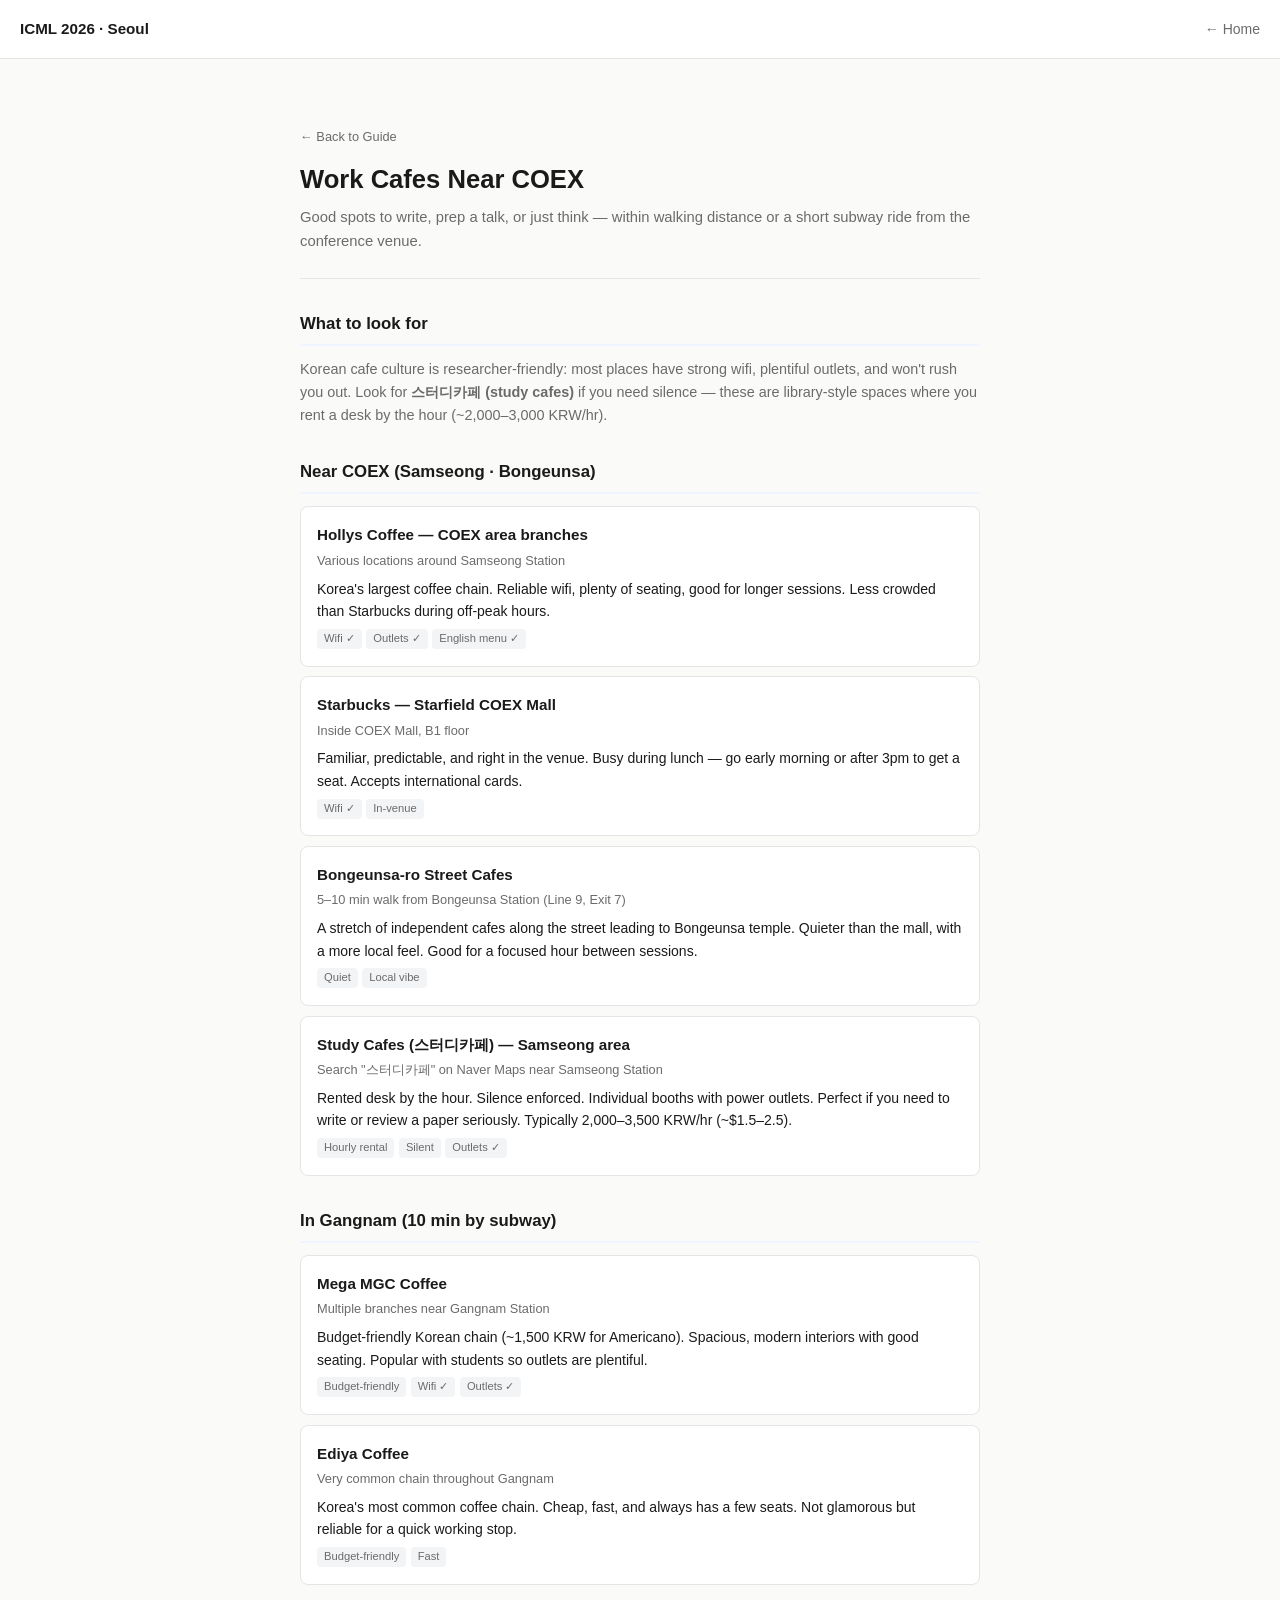
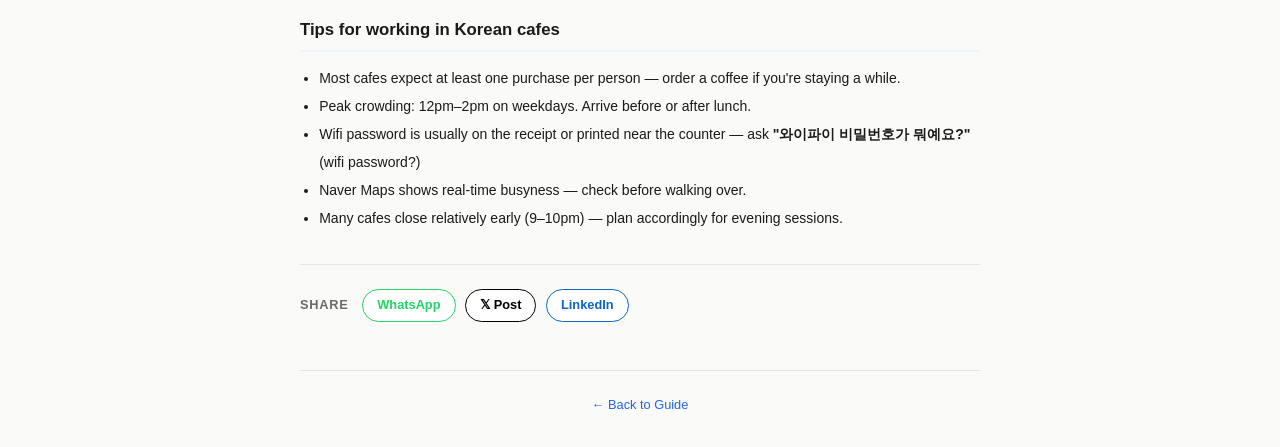
<file: work-cafes.html>
<!DOCTYPE html>
<html lang="en">
<head>
  <meta charset="UTF-8" />
  <meta name="viewport" content="width=device-width, initial-scale=1.0" />
  <title>Work Cafes · ICML 2026 Seoul</title>
  <link rel="stylesheet" href="css/style.css" />
  <!-- Open Graph -->
  <meta property="og:type" content="website" />
  <meta property="og:url" content="https://icml.reinvent-labs.com/work-cafes.html" />
  <meta property="og:title" content="Work Cafes Near COEX · ICML 2026" />
  <meta property="og:description" content="A practical guide for AI researchers attending ICML 2026 in Seoul — events, apps, places, Korean phrases, and tips." />
  <meta property="og:image" content="https://icml.reinvent-labs.com/og-image.jpg" />
  <meta property="og:image:width" content="1200" />
  <meta property="og:image:height" content="630" />
  <!-- Twitter / X -->
  <meta name="twitter:card" content="summary_large_image" />
  <meta name="twitter:title" content="Work Cafes Near COEX · ICML 2026" />
  <meta name="twitter:description" content="A practical guide for AI researchers attending ICML 2026 in Seoul — events, apps, places, Korean phrases, and tips." />
  <meta name="twitter:image" content="https://icml.reinvent-labs.com/og-image.jpg" />
</head>
<body>

<header class="site-header">
  <span class="logo">ICML 2026 · Seoul</span>
  <nav>
    <a href="index.html">← Home</a>
  </nav>
</header>

<div class="container">

  <div class="page-header">
    <a class="back" href="index.html">← Back to Guide</a>
    <h1>Work Cafes Near COEX</h1>
    <p class="desc">Good spots to write, prep a talk, or just think — within walking distance or a short subway ride from the conference venue.</p>
  </div>

  <div class="block">
    <h2>What to look for</h2>
    <p style="font-size:0.9rem; color: var(--muted); margin-bottom:0.75rem;">Korean cafe culture is researcher-friendly: most places have strong wifi, plentiful outlets, and won't rush you out. Look for <strong>스터디카페 (study cafes)</strong> if you need silence — these are library-style spaces where you rent a desk by the hour (~2,000–3,000 KRW/hr).</p>
  </div>

  <div class="block">
    <h2>Near COEX (Samseong · Bongeunsa)</h2>

    <div class="item">
      <div class="item-title">Hollys Coffee — COEX area branches</div>
      <div class="item-meta">Various locations around Samseong Station</div>
      <div class="item-desc">Korea's largest coffee chain. Reliable wifi, plenty of seating, good for longer sessions. Less crowded than Starbucks during off-peak hours.</div>
      <span class="item-tag">Wifi ✓</span>
      <span class="item-tag">Outlets ✓</span>
      <span class="item-tag">English menu ✓</span>
    </div>

    <div class="item">
      <div class="item-title">Starbucks — Starfield COEX Mall</div>
      <div class="item-meta">Inside COEX Mall, B1 floor</div>
      <div class="item-desc">Familiar, predictable, and right in the venue. Busy during lunch — go early morning or after 3pm to get a seat. Accepts international cards.</div>
      <span class="item-tag">Wifi ✓</span>
      <span class="item-tag">In-venue</span>
    </div>

    <div class="item">
      <div class="item-title">Bongeunsa-ro Street Cafes</div>
      <div class="item-meta">5–10 min walk from Bongeunsa Station (Line 9, Exit 7)</div>
      <div class="item-desc">A stretch of independent cafes along the street leading to Bongeunsa temple. Quieter than the mall, with a more local feel. Good for a focused hour between sessions.</div>
      <span class="item-tag">Quiet</span>
      <span class="item-tag">Local vibe</span>
    </div>

    <div class="item">
      <div class="item-title">Study Cafes (스터디카페) — Samseong area</div>
      <div class="item-meta">Search "스터디카페" on Naver Maps near Samseong Station</div>
      <div class="item-desc">Rented desk by the hour. Silence enforced. Individual booths with power outlets. Perfect if you need to write or review a paper seriously. Typically 2,000–3,500 KRW/hr (~$1.5–2.5).</div>
      <span class="item-tag">Hourly rental</span>
      <span class="item-tag">Silent</span>
      <span class="item-tag">Outlets ✓</span>
    </div>
  </div>

  <div class="block">
    <h2>In Gangnam (10 min by subway)</h2>

    <div class="item">
      <div class="item-title">Mega MGC Coffee</div>
      <div class="item-meta">Multiple branches near Gangnam Station</div>
      <div class="item-desc">Budget-friendly Korean chain (~1,500 KRW for Americano). Spacious, modern interiors with good seating. Popular with students so outlets are plentiful.</div>
      <span class="item-tag">Budget-friendly</span>
      <span class="item-tag">Wifi ✓</span>
      <span class="item-tag">Outlets ✓</span>
    </div>

    <div class="item">
      <div class="item-title">Ediya Coffee</div>
      <div class="item-meta">Very common chain throughout Gangnam</div>
      <div class="item-desc">Korea's most common coffee chain. Cheap, fast, and always has a few seats. Not glamorous but reliable for a quick working stop.</div>
      <span class="item-tag">Budget-friendly</span>
      <span class="item-tag">Fast</span>
    </div>
  </div>

  <div class="block">
    <h2>Tips for working in Korean cafes</h2>
    <ul style="font-size:0.875rem; padding-left:1.2rem; line-height:2;">
      <li>Most cafes expect at least one purchase per person — order a coffee if you're staying a while.</li>
      <li>Peak crowding: 12pm–2pm on weekdays. Arrive before or after lunch.</li>
      <li>Wifi password is usually on the receipt or printed near the counter — ask <strong>"와이파이 비밀번호가 뭐예요?"</strong> (wifi password?)</li>
      <li>Naver Maps shows real-time busyness — check before walking over.</li>
      <li>Many cafes close relatively early (9–10pm) — plan accordingly for evening sessions.</li>
    </ul>
  </div>

    <div class="share-bar">
    <span class="share-label">Share</span>
    <a class="share-btn wa" href="https://wa.me/?text=ICML%202026%20Seoul%20Guide%20%7C%20Events%2C%20places%20%26%20tips%20for%20researchers%20https://icml.reinvent-labs.com/work-cafes.html" target="_blank" rel="noopener">
      WhatsApp
    </a>
    <a class="share-btn x" href="https://twitter.com/intent/tweet?text=ICML%202026%20Seoul%20Guide%20%E2%80%94%20events%2C%20apps%2C%20places%20%26%20tips%20for%20researchers&url=https://icml.reinvent-labs.com/work-cafes.html" target="_blank" rel="noopener">
      𝕏 Post
    </a>
    <a class="share-btn li" href="https://www.linkedin.com/sharing/share-offsite/?url=https://icml.reinvent-labs.com/work-cafes.html" target="_blank" rel="noopener">
      LinkedIn
    </a>
  </div>
  <footer>
    <a href="index.html">← Back to Guide</a>
  </footer>

</div>
</body>
</html>
</file>
<file: css/style.css>
:root {
  --bg: #fafaf8;
  --text: #1a1a1a;
  --muted: #6b6b6b;
  --accent: #2563eb;
  --accent-light: #eff6ff;
  --border: #e5e5e5;
  --card-bg: #ffffff;
  --tag-bg: #f3f4f6;
}

* { box-sizing: border-box; margin: 0; padding: 0; }

body {
  font-family: -apple-system, BlinkMacSystemFont, "Segoe UI", sans-serif;
  background: var(--bg);
  color: var(--text);
  font-size: 16px;
  line-height: 1.6;
}

a { color: var(--accent); text-decoration: none; }
a:hover { text-decoration: underline; }

/* Layout */
.container {
  max-width: 720px;
  margin: 0 auto;
  padding: 2rem 1.25rem;
}

/* Header */
.site-header {
  border-bottom: 1px solid var(--border);
  padding: 1rem 1.25rem;
  display: flex;
  align-items: center;
  justify-content: space-between;
  background: var(--card-bg);
  position: sticky;
  top: 0;
  z-index: 10;
}

.site-header .logo {
  font-weight: 700;
  font-size: 0.95rem;
  color: var(--text);
}

.site-header nav a {
  margin-left: 1.25rem;
  font-size: 0.875rem;
  color: var(--muted);
}

.site-header nav a:hover { color: var(--accent); text-decoration: none; }

/* Hero */
.hero {
  padding: 3rem 0 2rem;
  border-bottom: 1px solid var(--border);
}

.hero h1 {
  font-size: 2rem;
  font-weight: 800;
  letter-spacing: -0.5px;
  margin-bottom: 0.5rem;
}

.hero .subtitle {
  color: var(--muted);
  font-size: 1rem;
  margin-bottom: 1.5rem;
}

.author-card {
  display: flex;
  align-items: flex-start;
  gap: 1rem;
  margin-top: 1.5rem;
  padding: 1rem 1.25rem;
  background: var(--card-bg);
  border: 1px solid var(--border);
  border-radius: 10px;
}

.author-photo {
  width: 56px;
  height: 56px;
  border-radius: 50%;
  object-fit: cover;
  flex-shrink: 0;
}

.author-name {
  font-weight: 700;
  font-size: 0.95rem;
}

.author-name a { color: var(--text); }
.author-name a:hover { color: var(--accent); text-decoration: none; }

.author-bio {
  font-size: 0.825rem;
  color: var(--muted);
  margin-top: 0.25rem;
  line-height: 1.5;
}

.author-links {
  font-size: 0.8rem;
  margin-top: 0.4rem;
}

.author-links a { color: var(--muted); }
.author-links a:hover { color: var(--accent); }

@media (max-width: 480px) {
  .author-card { flex-direction: column; }
}

/* Section grid */
.section-grid {
  display: grid;
  grid-template-columns: 1fr 1fr;
  gap: 0.75rem;
  margin: 2rem 0;
}

@media (max-width: 480px) {
  .section-grid { grid-template-columns: 1fr; }
  .hero h1 { font-size: 1.5rem; }
}

.section-card {
  display: block;
  padding: 1.1rem 1.25rem;
  border: 1px solid var(--border);
  border-radius: 10px;
  background: var(--card-bg);
  transition: border-color 0.15s, box-shadow 0.15s;
  color: var(--text);
}

.section-card:hover {
  border-color: var(--accent);
  box-shadow: 0 2px 8px rgba(37,99,235,0.08);
  text-decoration: none;
}

.section-card .card-icon { font-size: 1.25rem; margin-bottom: 0.35rem; }
.section-card .card-title { font-weight: 600; font-size: 0.95rem; }
.section-card .card-desc { font-size: 0.8rem; color: var(--muted); margin-top: 0.2rem; }

.new-badge {
  display: inline-block;
  font-size: 0.65rem;
  font-weight: 700;
  background: var(--accent);
  color: white;
  padding: 1px 6px;
  border-radius: 4px;
  vertical-align: middle;
  margin-left: 6px;
  letter-spacing: 0.5px;
  text-transform: uppercase;
}

/* Useful links */
.links-section { margin-top: 2rem; }
.links-section h2 { font-size: 0.85rem; text-transform: uppercase; letter-spacing: 0.08em; color: var(--muted); margin-bottom: 0.75rem; }
.links-section ul { list-style: none; }
.links-section ul li { font-size: 0.875rem; padding: 0.3rem 0; border-bottom: 1px solid var(--border); }
.links-section ul li:last-child { border-bottom: none; }

/* Page heading */
.page-header {
  padding: 2rem 0 1.5rem;
  border-bottom: 1px solid var(--border);
  margin-bottom: 2rem;
}

.page-header .back {
  font-size: 0.8rem;
  color: var(--muted);
  display: inline-block;
  margin-bottom: 0.75rem;
}

.page-header h1 { font-size: 1.6rem; font-weight: 800; }
.page-header .desc { color: var(--muted); margin-top: 0.4rem; font-size: 0.925rem; }

/* Content blocks */
.block { margin-bottom: 2rem; }
.block h2 {
  font-size: 1.05rem;
  font-weight: 700;
  margin-bottom: 0.75rem;
  padding-bottom: 0.4rem;
  border-bottom: 2px solid var(--accent-light);
}

.item {
  padding: 1rem;
  border: 1px solid var(--border);
  border-radius: 8px;
  margin-bottom: 0.6rem;
  background: var(--card-bg);
}

.item-title { font-weight: 600; font-size: 0.95rem; }
.item-meta { font-size: 0.8rem; color: var(--muted); margin-top: 0.2rem; }
.item-desc { font-size: 0.875rem; margin-top: 0.4rem; }
.item-tag {
  display: inline-block;
  font-size: 0.7rem;
  background: var(--tag-bg);
  border-radius: 4px;
  padding: 1px 7px;
  margin-top: 0.4rem;
  color: var(--muted);
  font-weight: 500;
}

/* Korean phrase table */
.phrase-table { width: 100%; border-collapse: collapse; font-size: 0.9rem; }
.phrase-table thead th {
  text-align: left;
  padding: 0.5rem 0.75rem;
  font-size: 0.75rem;
  text-transform: uppercase;
  letter-spacing: 0.06em;
  color: var(--muted);
  border-bottom: 2px solid var(--border);
}
.phrase-table tbody tr { border-bottom: 1px solid var(--border); }
.phrase-table tbody tr:last-child { border-bottom: none; }
.phrase-table td { padding: 0.6rem 0.75rem; vertical-align: top; }
.phrase-table .korean { font-size: 1rem; font-weight: 600; }
.phrase-table .romanized { color: var(--muted); font-size: 0.8rem; }
.phrase-table .meaning { }
.phrase-table .context { font-size: 0.78rem; color: var(--muted); font-style: italic; }

/* Category label */
.category-label {
  font-size: 0.75rem;
  font-weight: 700;
  text-transform: uppercase;
  letter-spacing: 0.08em;
  color: var(--accent);
  margin: 1.5rem 0 0.5rem;
}

footer {
  margin-top: 3rem;
  padding-top: 1.5rem;
  border-top: 1px solid var(--border);
  font-size: 0.8rem;
  color: var(--muted);
  text-align: center;
}

/* Store and map buttons */
.store-links, .map-links {
  display: flex;
  flex-wrap: wrap;
  gap: 0.4rem;
  margin: 0.6rem 0 0.4rem;
}

.store-btn, .map-btn {
  display: inline-block;
  font-size: 0.75rem;
  font-weight: 600;
  padding: 3px 10px;
  border-radius: 5px;
  border: 1px solid var(--border);
  background: var(--tag-bg);
  color: var(--text);
  text-decoration: none;
  transition: background 0.15s, border-color 0.15s;
}

.store-btn:hover, .map-btn:hover {
  background: var(--accent-light);
  border-color: var(--accent);
  color: var(--accent);
  text-decoration: none;
}

/* Events / Socials */
.date-section {
  margin-bottom: 2.5rem;
}

.date-label {
  font-size: 0.8rem;
  font-weight: 700;
  text-transform: uppercase;
  letter-spacing: 0.08em;
  color: var(--accent);
  margin-bottom: 0.75rem;
  padding-bottom: 0.4rem;
  border-bottom: 2px solid var(--accent-light);
}

.event-card {
  padding: 1rem 1.25rem;
  border: 1px solid var(--border);
  border-radius: 8px;
  margin-bottom: 0.6rem;
  background: var(--card-bg);
}

.event-title {
  font-weight: 600;
  font-size: 0.95rem;
}

.event-title a { color: var(--text); }
.event-title a:hover { color: var(--accent); text-decoration: none; }

.event-meta {
  font-size: 0.8rem;
  color: var(--muted);
  margin-top: 0.2rem;
}

.event-desc {
  font-size: 0.875rem;
  margin-top: 0.4rem;
  line-height: 1.5;
}

.event-tags {
  margin-top: 0.5rem;
}

/* Share buttons */
.share-bar {
  display: flex;
  align-items: center;
  gap: 0.6rem;
  margin: 2rem 0 1rem;
  padding-top: 1.5rem;
  border-top: 1px solid var(--border);
  flex-wrap: wrap;
}

.share-label {
  font-size: 0.8rem;
  color: var(--muted);
  font-weight: 600;
  text-transform: uppercase;
  letter-spacing: 0.06em;
  margin-right: 0.25rem;
}

.share-btn {
  display: inline-flex;
  align-items: center;
  gap: 0.35rem;
  font-size: 0.8rem;
  font-weight: 600;
  padding: 5px 14px;
  border-radius: 999px;
  border: 1.5px solid var(--border);
  background: var(--card-bg);
  color: var(--text);
  text-decoration: none;
  cursor: pointer;
  transition: all 0.15s;
}

.share-btn:hover { text-decoration: none; }
.share-btn.wa  { border-color: #25d366; color: #25d366; }
.share-btn.wa:hover  { background: #25d366; color: white; }
.share-btn.x   { border-color: #000; color: #000; }
.share-btn.x:hover   { background: #000; color: white; }
.share-btn.li  { border-color: #0a66c2; color: #0a66c2; }
.share-btn.li:hover  { background: #0a66c2; color: white; }

/* ICML logo in header */
.icml-logo {
  height: 28px;
  width: auto;
  vertical-align: middle;
  margin-right: 0.5rem;
  opacity: 0.9;
}
</file>
